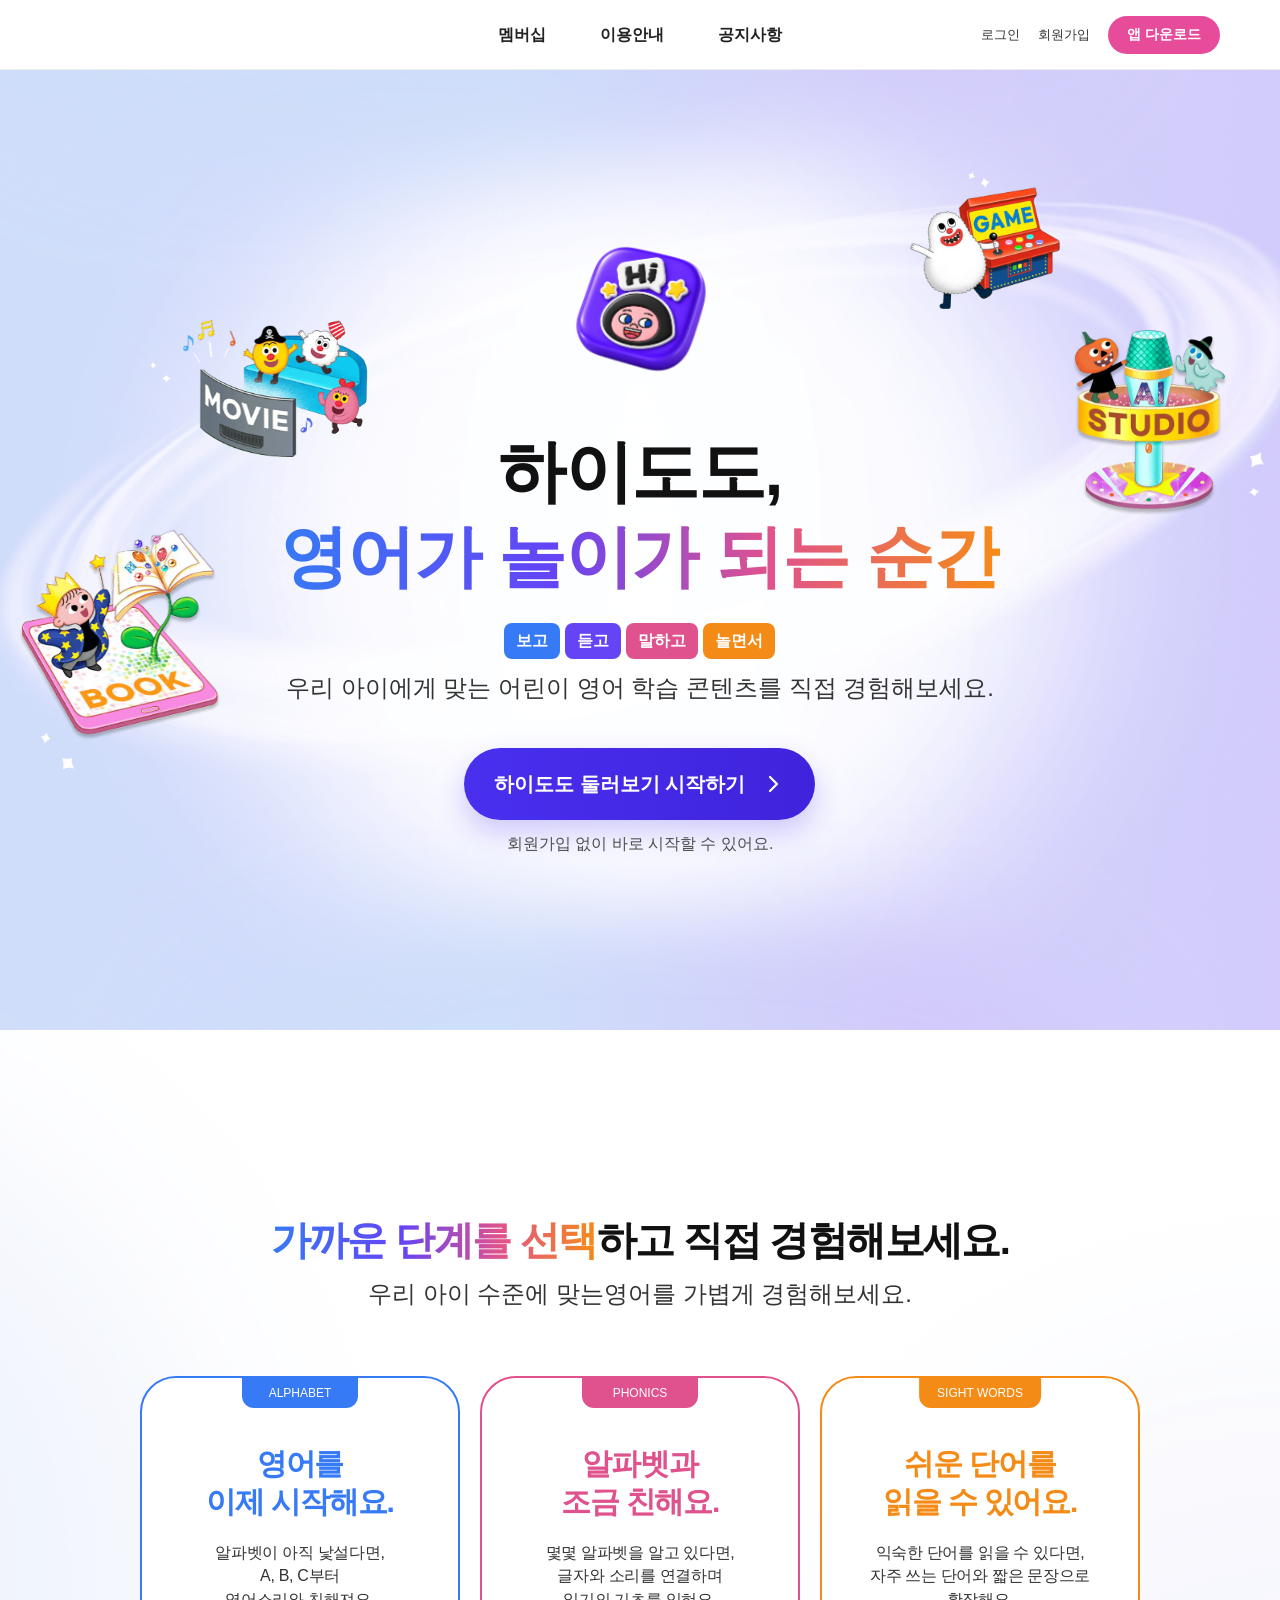
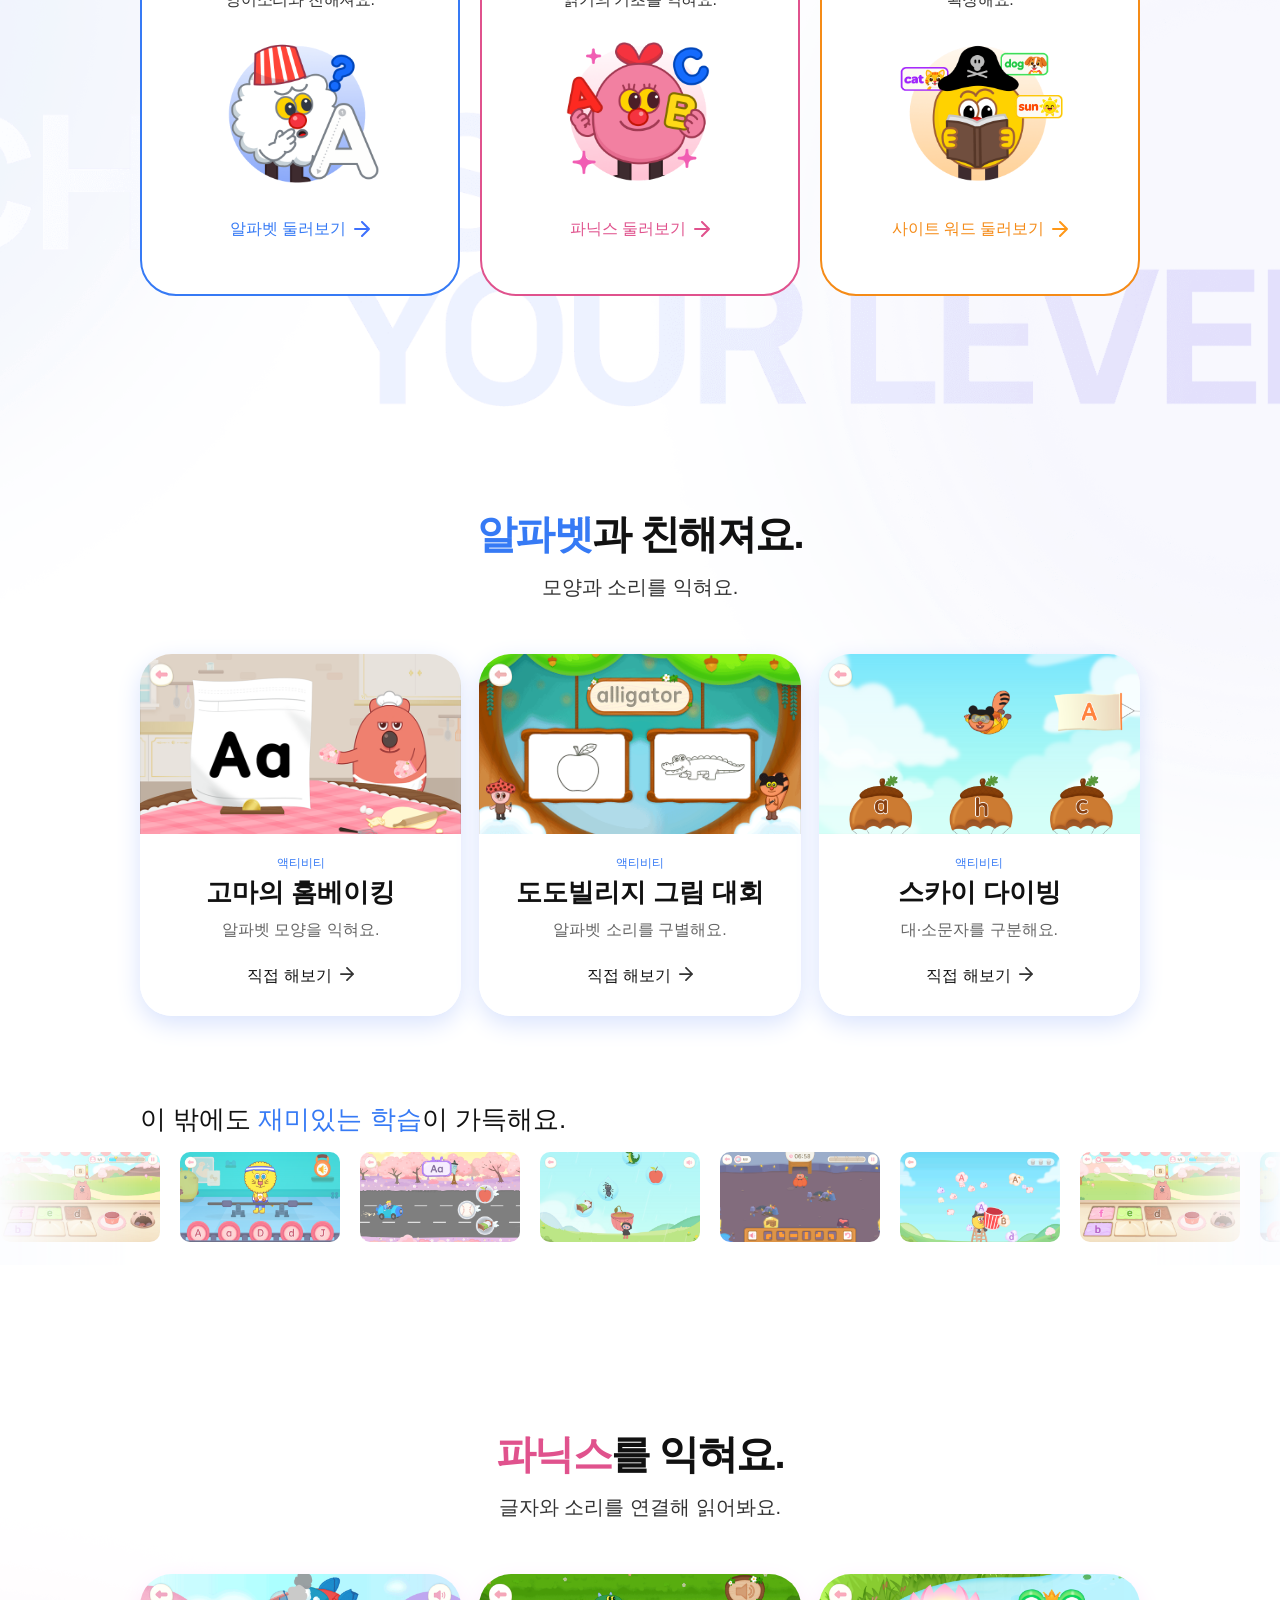
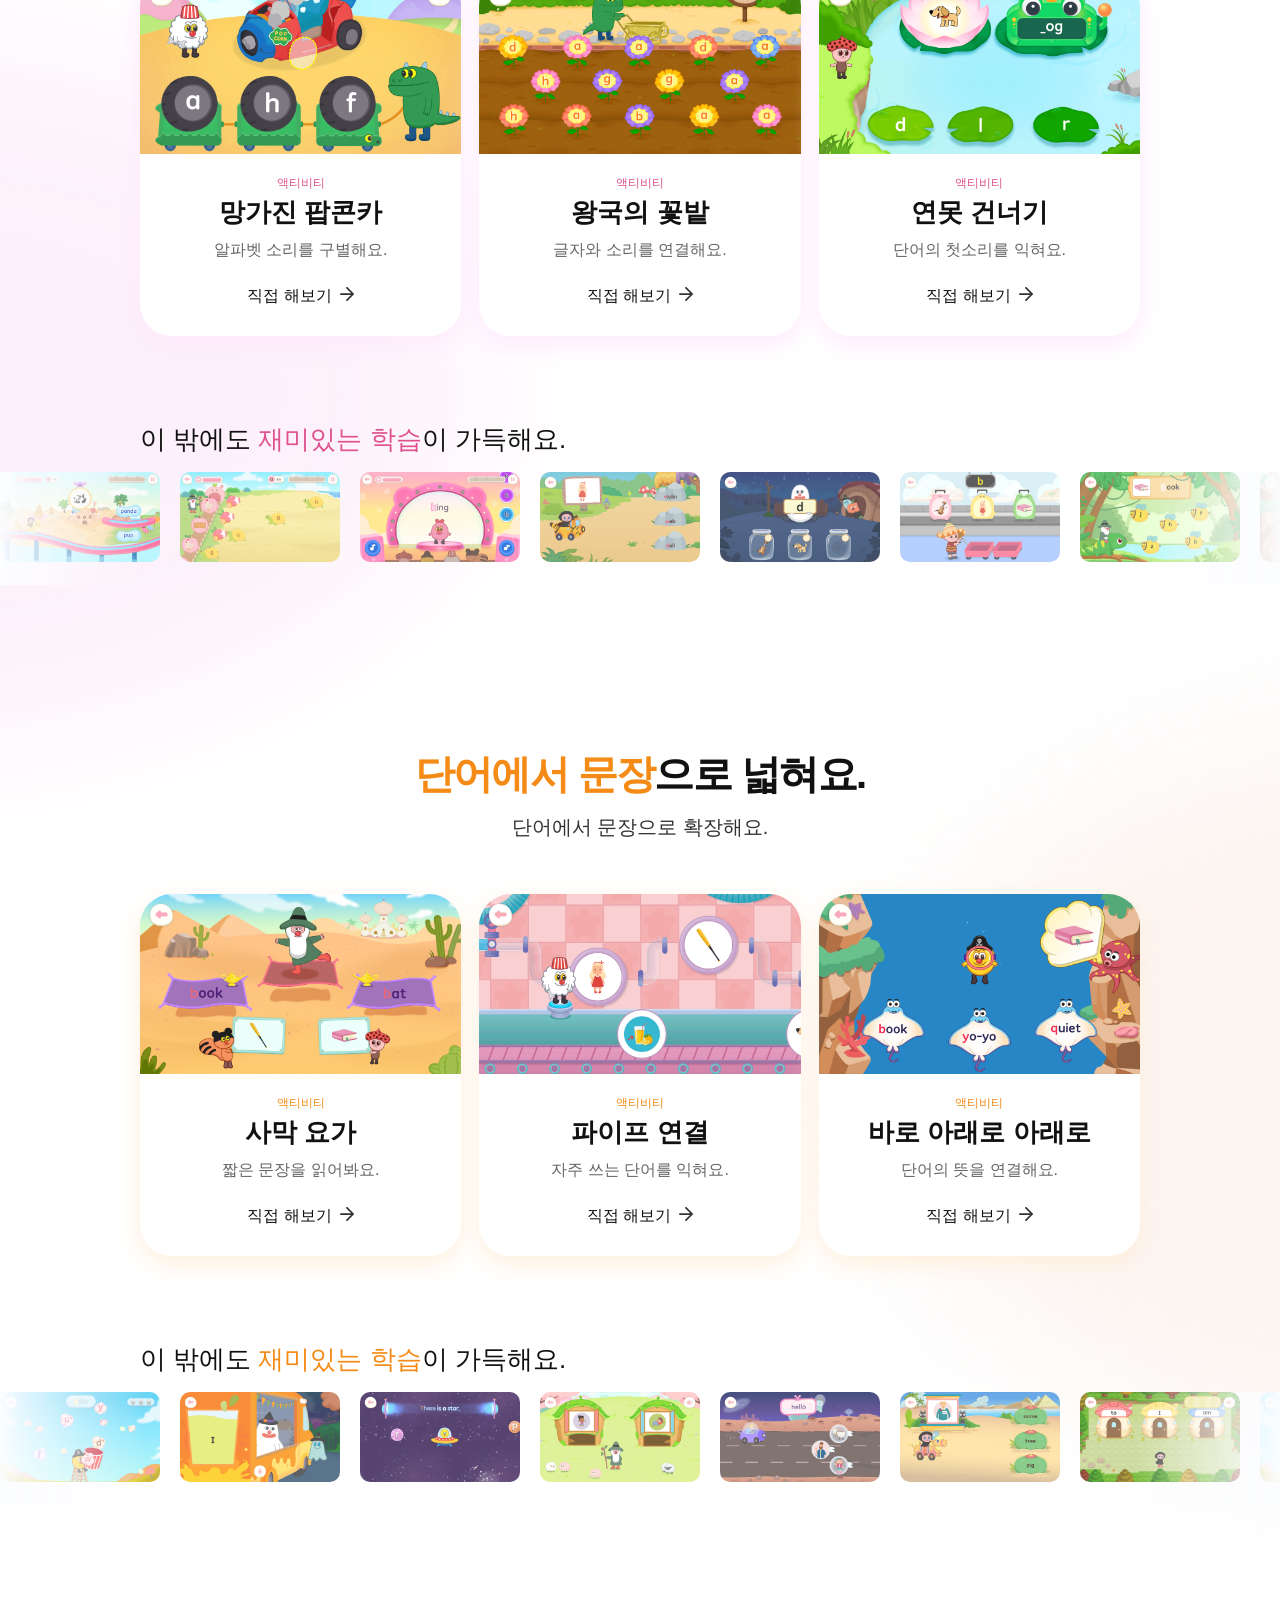
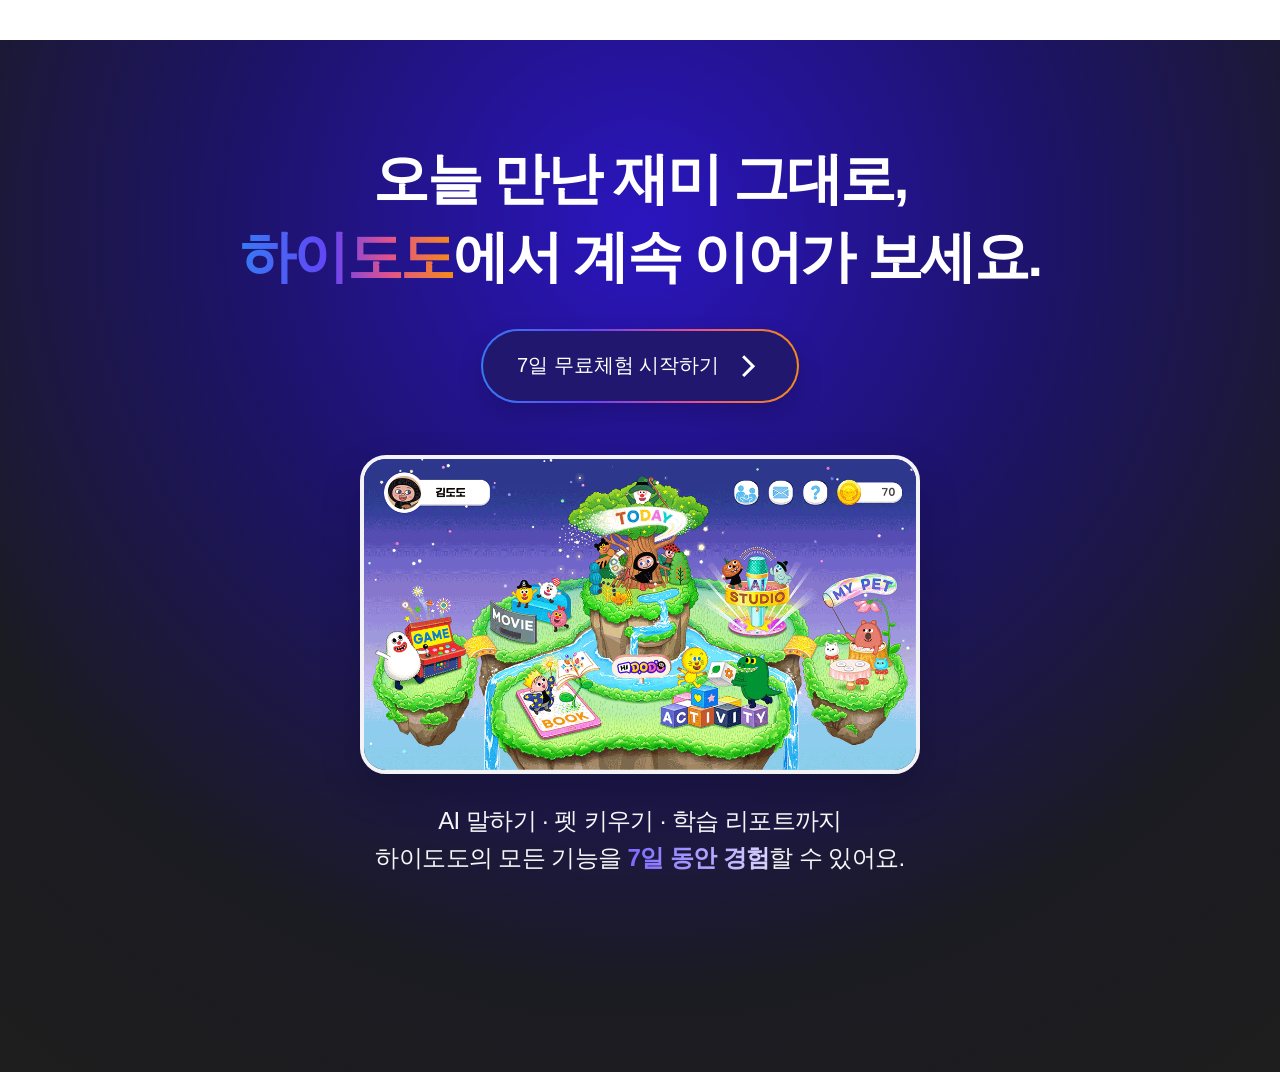
<file: index.html>
<!doctype html>
<html lang="ko">
  <head>
    <meta charset="UTF-8" />
    <meta name="viewport" content="width=device-width, initial-scale=1.0" />
    <title>하이도도 영어 체험 | 놀이처럼 배우는 어린이 영어</title>
    <meta
      name="description"
      content="보고, 듣고, 말하고, 놀면서 배우는 하이도도 어린이 영어 학습 콘텐츠를 회원가입 없이 직접 체험해보세요."
    />
    <meta name="robots" content="index, follow" />
    <!-- 나중에 실제 url로 변경하기 -->
    <link rel="canonical" href="https://gohidodo.com/trial/" />
    <link
      rel="stylesheet"
      href="https://cdnjs.cloudflare.com/ajax/libs/animate.css/4.1.1/animate.min.css"
    />
    <meta
      name="keywords"
      content="하이도도, 하이도도 영어, 어린이 영어, 영어 체험, 영어 학습, 알파벳 학습, 파닉스 학습, 영어 단어 학습"
    />

    <meta property="og:title" content="하이도도 영어 체험" />
    <meta
      property="og:description"
      content="놀이처럼 재미있게 시작하는 하이도도 영어 학습을 체험해보세요."
    />
    <meta property="og:type" content="website" />
    <meta property="og:url" content="실제 페이지 주소" />
    <meta
      property="og:image"
      content="https://gohidodo.com/images/event/2ndEvent/rectify/hero-dodo.webp"
    />

    <link
      rel="stylesheet"
      href="https://hangeul.pstatic.net/hangeul_static/css/nanum-square-neo.css"
    />

    <link rel="stylesheet" href="./css/style.css" />
    <link rel="stylesheet" href="./css/unity-canvas.css" />
    <script src="./js/main.js" defer></script>
    <script src="./js/animation.js" defer></script>
    <script src="./js/playing-experience.js"></script>
  </head>

  <body>
    <!-- 나중에 삭제할 예정 -->
    <global-nav-bar></global-nav-bar>
    <global-nav-bar-mo></global-nav-bar-mo>

    <!-- ==============================
        Main
      =============================== -->
    <main id="main-content">
      <!-- ==============================
        hero
      =============================== -->
      <section
        class="hero"
        aria-labelledby="hero-title"
        aria-describedby="hero-description"
      >
        <div class="hero__wrap hero__stage">
          <!-- ==============================
        Decorative Background
      =============================== -->
          <div class="hero__visual">
            <div class="hero__visual--movie" aria-hidden="true">
              <img
                src="./images/activity_movie.png"
                class="js-hero-animation"
                data-animation="animate__fadeIn"
                data-delay="900"
                alt=""
              />
            </div>

            <div class="hero__visual--book" aria-hidden="true">
              <img
                src="./images/activity_book.png"
                class="js-hero-animation"
                data-animation="animate__fadeIn"
                data-delay="1100"
                alt=""
              />
            </div>

            <div class="hero__visual--game" aria-hidden="true">
              <img
                src="./images/activity_game.png"
                class="js-hero-animation"
                data-animation="animate__fadeIn"
                data-delay="1500"
                alt=""
              />
            </div>

            <div class="hero__visual--studio" aria-hidden="true">
              <img
                src="./images/activity_studio.png"
                class="js-hero-animation"
                data-animation="animate__fadeIn"
                data-delay="1300"
                alt=""
              />
            </div>
          </div>

          <!-- ==============================
        Main Content
      =============================== -->
          <div class="hero__inner">
            <div
              class="hero__brand js-hero-animation"
              data-animation="animate__rubberBand"
              data-delay="0"
              aria-hidden="true"
            >
              <img
                src="./images/hidodo_app.png"
                class="hero__logo"
                alt=""
                width="210"
                height="210"
                fetchpriority="high"
              />
            </div>

            <!-- SEO / 접근성용 실제 제목 -->
            <h1 class="blind" id="hero-title">
              하이도도, 영어가 놀이가 되는 순간
            </h1>

            <!-- PC용 애니메이션 제목 -->
            <div class="hero__title pc-only" aria-hidden="true">
              <span
                class="hero__title-main js-hero-animation"
                data-animation="animate__fadeInUp"
                data-delay="400"
              >
                하이도도,
              </span>
              <span
                class="hero__title-gradient js-hero-animation"
                data-animation="animate__fadeInUp"
                data-delay="450"
              >
                영어가 놀이가 되는 순간
              </span>
            </div>

            <!-- 모바일용 애니메이션 제목 -->
            <div class="hero__title mo-only" aria-hidden="true">
              <span
                class="hero__title-main js-hero-animation"
                data-animation="animate__fadeInUp"
                data-delay="400"
              >
                하이도도,
              </span>
              <span
                class="hero__title-gradient js-hero-animation"
                data-animation="animate__fadeInUp"
                data-delay="450"
              >
                영어가 놀이가
              </span>
              <span
                class="hero__title-gradient js-hero-animation"
                data-animation="animate__fadeInUp"
                data-delay="500"
              >
                되는 순간
              </span>
            </div>

            <ul class="hero__keywords" aria-label="하이도도 영어 학습 특징">
              <li
                class="hero__keyword js-hero-animation"
                data-animation="animate__flipInX"
                data-delay="900"
              >
                보고
              </li>

              <li
                class="hero__keyword purple js-hero-animation"
                data-animation="animate__flipInX"
                data-delay="950"
              >
                듣고
              </li>

              <li
                class="hero__keyword pink js-hero-animation"
                data-animation="animate__flipInX"
                data-delay="1000"
              >
                말하고
              </li>

              <li
                class="hero__keyword orange js-hero-animation"
                data-animation="animate__flipInX"
                data-delay="1050"
              >
                놀면서
              </li>
            </ul>

            <p
              class="hero__description js-hero-animation"
              id="hero-description"
              data-animation="animate__fadeInUp"
              data-delay="1050"
            >
              우리 아이에게 맞는 <br class="mo-only" />어린이 영어 학습 콘텐츠를
              직접 경험해보세요.
            </p>

            <a
              href="#level"
              class="hero__cta js-hero-animation"
              data-animation="animate__flipInX"
              data-delay="1300"
            >
              <span> 하이도도 둘러보기 시작하기 </span>

              <svg
                class="hero__cta-icon"
                viewBox="0 0 24 24"
                aria-hidden="true"
                focusable="false"
              >
                <path d="M9 5l7 7-7 7" />
              </svg>
            </a>

            <p
              class="hero__caption bottom-banner__text js-hero-animation"
              data-animation="animate__fadeInUp"
              data-delay="1400"
            >
              회원가입 없이 바로 시작할 수 있어요.
            </p>
          </div>
        </div>
      </section>

      <!-- ==============================
        Level
      =============================== -->
      <section class="level" id="level">
        <div class="level__inner">
          <div class="level__header">
            <h2 class="level__title">
              <span>가까운 단계를 선택</span>하고 <br class="mo-only" />직접
              경험해보세요.
            </h2>

            <p class="level__description">
              우리 아이 수준에 맞는<br class="mo-only" />영어를 가볍게
              경험해보세요.
            </p>
          </div>

          <ul class="level__list">
            <li class="level__item level__item--alphabet">
              <a href="#alphabet" class="level-card">
                <span class="level-card__label">ALPHABET</span>

                <h3 class="level-card__title">
                  영어를<br class="pc-only" />
                  이제 시작해요.
                </h3>

                <p class="level-card__description">
                  알파벳이 아직 낯설다면,<br />
                  A, B, C부터 <br class="pc-only" />영어소리와 친해져요.
                </p>

                <div class="level-card__image">
                  <object
                    class="level-card__motion"
                    type="image/svg+xml"
                    data="./images/alphabet.svg"
                    aria-label="알파벳 캐릭터"
                  ></object>

                  <img
                    class="level-card__final"
                    src="./images/level-alphabet.png"
                    alt="알파벳 캐릭터"
                  />
                </div>

                <span class="level-card__link">
                  알파벳 둘러보기
                  <span aria-hidden="true">
                    <img src="./images/arrow.svg" alt="" />
                  </span>
                </span>
              </a>
            </li>

            <li class="level__item level__item--phonics" data-target="phonics">
              <a href="#phonics" class="level-card">
                <span class="level-card__label">PHONICS</span>

                <h3 class="level-card__title">
                  알파벳과<br class="pc-only" />
                  조금 친해요.
                </h3>

                <p class="level-card__description">
                  몇몇 알파벳을 알고 있다면,<br />
                  글자와 소리를 연결하며<br class="pc-only" />
                  읽기의 기초를 익혀요.
                </p>

                <div class="level-card__image">
                  <object
                    class="level-card__motion"
                    type="image/svg+xml"
                    data="./images/phonics.svg"
                    aria-label="파닉스 캐릭터"
                  ></object>
                  <img
                    class="level-card__final"
                    src="./images/level-phonics.png"
                    alt="파닉스 캐릭터"
                  />
                </div>

                <span class="level-card__link">
                  파닉스 둘러보기
                  <span aria-hidden="true">
                    <img src="./images/arrow_pink.svg" alt="" />
                  </span>
                </span>
              </a>
            </li>

            <li class="level__item level__item--words" data-target="words">
              <a href="#words" class="level-card">
                <span class="level-card__label">SIGHT WORDS</span>

                <h3 class="level-card__title">
                  쉬운 단어를<br class="pc-only" />
                  읽을 수 있어요.
                </h3>

                <p class="level-card__description">
                  익숙한 단어를 읽을 수 있다면,<br />
                  자주 쓰는 단어와 짧은 문장으로 <br class="pc-only" />
                  확장해요.
                </p>

                <div class="level-card__image">
                  <object
                    class="level-card__motion"
                    type="image/svg+xml"
                    data="./images/word.svg"
                    aria-label="파닉스 캐릭터"
                  ></object>
                  <img
                    class="level-card__final"
                    src="./images/level-words.png"
                    alt="파닉스 캐릭터"
                  />
                </div>

                <span class="level-card__link">
                  사이트 워드 둘러보기
                  <span aria-hidden="true">
                    <img src="./images/arrow_orange.svg" alt="" />
                  </span>
                </span>
              </a>
            </li>
          </ul>
        </div>
      </section>

      <!-- ==============================
        trial-content
      =============================== -->
      <section class="trial-content" aria-labelledby="trial-content-title">
        <h2 id="trial-content-title" class="blind">
          하이도도 수준별 영어 학습 체험
        </h2>

        <!-- Alphabet -->
        <section
          class="experience"
          id="alphabet"
          aria-labelledby="alphabet-title"
        >
          <div class="experience__inner">
            <header class="experience__header">
              <h3 class="experience__title" id="alphabet-title">
                <span class="blue">알파벳</span>과 친해져요.
              </h3>

              <p class="experience__description">모양과 소리를 익혀요.</p>
            </header>

            <ul class="experience__cards">
              <li>
                <article class="learning-card blue-shadow">
                  <div class="learning-card__thumbnail">
                    <img
                      class="learning-card__image"
                      src="./images/alphabet-baking.png"
                      data-static="./images/alphabet-baking.png"
                      data-gif="./images/alphabet-baking.gif"
                      alt="고마의 홈베이킹 활동 미리보기"
                    />
                  </div>

                  <!-- 아래 영역만 클릭 가능 -->
                  <button
                    type="button"
                    class="learning-card__content"
                    data-url="https://experience.dodonfriends.com/course1/homebaking/"
                    onclick="openExperience(this.dataset.url)"
                  >
                    <span class="learning-card__category"> 액티비티 </span>

                    <strong class="learning-card__title">
                      고마의 홈베이킹
                    </strong>

                    <span class="learning-card__description">
                      알파벳 모양을 익혀요.
                    </span>

                    <span class="learning-card__link">
                      직접 해보기

                      <img
                        src="./images/arrow_black.svg"
                        alt=""
                        aria-hidden="true"
                      />
                    </span>
                  </button>
                </article>
              </li>
              <li>
                <article class="learning-card blue-shadow">
                  <div class="learning-card__thumbnail">
                    <img
                      class="learning-card__image"
                      src="./images/dodo-village.png"
                      data-static="./images/dodo-village.png"
                      data-gif="./images/dodo-village.gif"
                      alt="도도빌리지 그림 대회 활동 미리보기"
                    />
                  </div>

                  <!-- 아래 영역만 클릭 가능 -->
                  <button
                    type="button"
                    class="learning-card__content"
                    data-url="https://experience.dodonfriends.com/course1/paint/"
                    onclick="openExperience(this.dataset.url)"
                  >
                    <span class="learning-card__category"> 액티비티 </span>

                    <strong class="learning-card__title">
                      도도빌리지 그림 대회
                    </strong>

                    <span class="learning-card__description">
                      알파벳 소리를 구별해요.
                    </span>

                    <span class="learning-card__link">
                      직접 해보기

                      <img
                        src="./images/arrow_black.svg"
                        alt=""
                        aria-hidden="true"
                      />
                    </span>
                  </button>
                </article>
              </li>
              <li>
                <article class="learning-card blue-shadow">
                  <div class="learning-card__thumbnail">
                    <img
                      class="learning-card__image"
                      src="./images/sky-diving.png"
                      data-static="./images/sky-diving.png"
                      data-gif="./images/sky-diving.gif"
                      alt="스카이 다이빙 활동 미리보기"
                    />
                  </div>

                  <!-- 아래 영역만 클릭 가능 -->
                  <button
                    type="button"
                    class="learning-card__content"
                    data-url="https://experience.dodonfriends.com/course1/skydiving/"
                    onclick="openExperience(this.dataset.url)"
                  >
                    <span class="learning-card__category"> 액티비티 </span>

                    <strong class="learning-card__title"> 스카이 다이빙 </strong>

                    <span class="learning-card__description">
                      대·소문자를 구분해요.
                    </span>

                    <span class="learning-card__link">
                      직접 해보기

                      <img
                        src="./images/arrow_black.svg"
                        alt=""
                        aria-hidden="true"
                      />
                    </span>
                  </button>
                </article>
              </li>
            </ul>

            <div class="experience__more">
              <p class="experience__more-title">
                이 밖에도 <span class="blue">재미있는 학습</span>이 가득해요.
              </p>
            </div>
          </div>

          <div class="experience__rail">
            <div class="experience__rail-track">
              <div class="experience__rail-set">
                <img
                  src="./images/thumb-01.png"
                  data-gif="./images/thumb-01.png"
                  alt=""
                />
                <img
                  src="./images/thumb-02.png"
                  data-gif="./images/thumb-02.png"
                  alt=""
                />
                <img
                  src="./images/thumb-03.png"
                  data-gif="./images/thumb-03.png"
                  alt=""
                />
                <img
                  src="./images/thumb-04.png"
                  data-gif="./images/thumb-04.png"
                  alt=""
                />
                <img
                  src="./images/thumb-06.png"
                  data-gif="./images/thumb-06.png"
                  alt=""
                />
                <img
                  src="./images/thumb-07.png"
                  data-gif="./images/thumb-07.png"
                  alt=""
                />

                <img
                  src="./images/thumb-01.png"
                  data-gif="./images/thumb-01.png"
                  alt=""
                />
                <img
                  src="./images/thumb-02.png"
                  data-gif="./images/thumb-02.png"
                  alt=""
                />
                <img
                  src="./images/thumb-03.png"
                  data-gif="./images/thumb-03.png"
                  alt=""
                />
                <img
                  src="./images/thumb-04.png"
                  data-gif="./images/thumb-04.png"
                  alt=""
                />
                <img
                  src="./images/thumb-06.png"
                  data-gif="./images/thumb-06.png"
                  alt=""
                />
                <img
                  src="./images/thumb-07.png"
                  data-gif="./images/thumb-07.png"
                  alt=""
                />
              </div>

              <div class="experience__rail-set second-line">
                <img
                  src="./images/thumb-01.png"
                  data-gif="./images/thumb-01.png"
                  alt=""
                />
                <img
                  src="./images/thumb-02.png"
                  data-gif="./images/thumb-02.png"
                  alt=""
                />
                <img
                  src="./images/thumb-03.png"
                  data-gif="./images/thumb-03.png"
                  alt=""
                />
                <img
                  src="./images/thumb-04.png"
                  data-gif="./images/thumb-04.png"
                  alt=""
                />
                <img
                  src="./images/thumb-06.png"
                  data-gif="./images/thumb-06.png"
                  alt=""
                />
                <img
                  src="./images/thumb-07.png"
                  data-gif="./images/thumb-07.png"
                  alt=""
                />

                <img
                  src="./images/thumb-01.png"
                  data-gif="./images/thumb-01.png"
                  alt=""
                />
                <img
                  src="./images/thumb-02.png"
                  data-gif="./images/thumb-02.png"
                  alt=""
                />
                <img
                  src="./images/thumb-03.png"
                  data-gif="./images/thumb-03.png"
                  alt=""
                />
                <img
                  src="./images/thumb-04.png"
                  data-gif="./images/thumb-04.png"
                  alt=""
                />
                <img
                  src="./images/thumb-06.png"
                  data-gif="./images/thumb-06.png"
                  alt=""
                />
                <img
                  src="./images/thumb-07.png"
                  data-gif="./images/thumb-07.png"
                  alt=""
                />
              </div>
            </div>
          </div>
        </section>

        <!-- Phonics -->
        <section
          class="experience"
          id="phonics"
          aria-labelledby="phonics-title"
        >
          <div class="experience__inner">
            <header class="experience__header">
              <h3 class="experience__title" id="phonics-title">
                <span class="pink">파닉스</span>를 익혀요.
              </h3>

              <p class="experience__description">
                글자와 소리를 연결해 읽어봐요.
              </p>
            </header>

            <ul class="experience__cards">
              <li>
                <article class="learning-card pink-shadow">
                  <div class="learning-card__thumbnail">
                    <img
                      class="learning-card__image"
                      src="./images/phonics-broken_popcorn_car.png"
                      data-static="./images/phonics-broken_popcorn_car.png"
                      data-gif="./images/phonics-broken_popcorn_car.gif"
                      alt="망가진 팝콘카 활동 미리보기"
                    />
                  </div>

                  <!-- 아래 영역만 클릭 가능 -->
                  <button
                    type="button"
                    class="learning-card__content"
                    data-url="https://experience.dodonfriends.com/course1/popcorncar/"
                    onclick="openExperience(this.dataset.url)"
                  >
                    <span class="learning-card__category learning-card__pink">
                      액티비티
                    </span>

                    <strong class="learning-card__title">
                      망가진 팝콘카
                    </strong>

                    <span class="learning-card__description">
                      알파벳 소리를 구별해요.
                    </span>

                    <span class="learning-card__link">
                      직접 해보기

                      <img
                        src="./images/arrow_black.svg"
                        alt=""
                        aria-hidden="true"
                      />
                    </span>
                  </button>
                </article>
              </li>
              <li>
                <article class="learning-card pink-shadow">
                  <div class="learning-card__thumbnail">
                    <img
                      class="learning-card__image"
                      src="./images/phonics-kingdoms-flower-garden.png"
                      data-static="./images/phonics-kingdoms-flower-garden.png"
                      data-gif="./images/phonics-kingdoms-flower-garden.gif"
                      alt="왕국의 꽃밭 활동 미리보기"
                    />
                  </div>

                  <!-- 아래 영역만 클릭 가능 -->
                  <button
                    type="button"
                    class="learning-card__content"
                    data-url="https://experience.dodonfriends.com/course1/flowergarden/"
                    onclick="openExperience(this.dataset.url)"
                  >
                    <span class="learning-card__category learning-card__pink">
                      액티비티
                    </span>

                    <strong class="learning-card__title"> 왕국의 꽃밭 </strong>

                    <span class="learning-card__description">
                      글자와 소리를 연결해요.
                    </span>

                    <span class="learning-card__link">
                      직접 해보기

                      <img
                        src="./images/arrow_black.svg"
                        alt=""
                        aria-hidden="true"
                      />
                    </span>
                  </button>
                </article>
              </li>
              <li>
                <article class="learning-card pink-shadow">
                  <div class="learning-card__thumbnail">
                    <img
                      class="learning-card__image"
                      src="./images/pond.png"
                      data-static="./images/pond.png"
                      data-gif="./images/pond.gif"
                      alt="연못 건너기 활동 미리보기"
                    />
                  </div>

                  <!-- 아래 영역만 클릭 가능 -->
                  <button
                    type="button"
                    class="learning-card__content"
                    data-url="https://experience.dodonfriends.com/course2/pond/"
                    onclick="openExperience(this.dataset.url)"
                  >
                    <span class="learning-card__category learning-card__pink">
                      액티비티
                    </span>

                    <strong class="learning-card__title"> 연못 건너기 </strong>

                    <span class="learning-card__description">
                      단어의 첫소리를 익혀요.
                    </span>

                    <span class="learning-card__link">
                      직접 해보기

                      <img
                        src="./images/arrow_black.svg"
                        alt=""
                        aria-hidden="true"
                      />
                    </span>
                  </button>
                </article>
              </li>
            </ul>

            <div class="experience__more">
              <p class="experience__more-title">
                이 밖에도 <span class="pink">재미있는 학습</span>이 가득해요.
              </p>
            </div>
          </div>

          <div class="experience__rail" aria-hidden="true">
            <div class="experience__rail-track">
              <div class="experience__rail-set">
                <img
                  src="./images/phonics-thurmnail-01.png"
                  data-gif="./images/phonics-thurmnail-01.png"
                  alt=""
                />
                <img
                  src="./images/phonics-thurmnail-02.png"
                  data-gif="./images/phonics-thurmnail-02.png"
                  alt=""
                />
                <img
                  src="./images/phonics-thurmnail-03.png"
                  data-gif="./images/phonics-thurmnail-03.png"
                  alt=""
                />
                <img
                  src="./images/phonics-thurmnail-04.png"
                  data-gif="./images/phonics-thurmnail-04.png"
                  alt=""
                />
                <img
                  src="./images/phonics-thurmnail-05.png"
                  data-gif="./images/phonics-thurmnail-05.png"
                  alt=""
                />
                <img
                  src="./images/phonics-thurmnail-06.png"
                  data-gif="./images/phonics-thurmnail-06.png"
                  alt=""
                />
                <img
                  src="./images/phonics-thurmnail-07.png"
                  data-gif="./images/phonics-thurmnail-07.png"
                  alt=""
                />
                <img
                  src="./images/phonics-thurmnail-08.png"
                  data-gif="./images/phonics-thurmnail-08.png"
                  alt=""
                />
                <img
                  src="./images/phonics-thurmnail-09.png"
                  data-gif="./images/phonics-thurmnail-09.png"
                  alt=""
                />
                <img
                  src="./images/phonics-thurmnail-10.png"
                  data-gif="./images/phonics-thurmnail-10.png"
                  alt=""
                />

                <img
                  src="./images/phonics-thurmnail-01.png"
                  data-gif="./images/phonics-thurmnail-01.png"
                  alt=""
                />
                <img
                  src="./images/phonics-thurmnail-02.png"
                  data-gif="./images/phonics-thurmnail-02.png"
                  alt=""
                />
                <img
                  src="./images/phonics-thurmnail-03.png"
                  data-gif="./images/phonics-thurmnail-03.png"
                  alt=""
                />
                <img
                  src="./images/phonics-thurmnail-04.png"
                  data-gif="./images/phonics-thurmnail-04.png"
                  alt=""
                />
                <img
                  src="./images/phonics-thurmnail-05.png"
                  data-gif="./images/phonics-thurmnail-05.png"
                  alt=""
                />
                <img
                  src="./images/phonics-thurmnail-06.png"
                  data-gif="./images/phonics-thurmnail-06.png"
                  alt=""
                />
                <img
                  src="./images/phonics-thurmnail-07.png"
                  data-gif="./images/phonics-thurmnail-07.png"
                  alt=""
                />
                <img
                  src="./images/phonics-thurmnail-08.png"
                  data-gif="./images/phonics-thurmnail-08.png"
                  alt=""
                />
                <img
                  src="./images/phonics-thurmnail-09.png"
                  data-gif="./images/phonics-thurmnail-09.png"
                  alt=""
                />
                <img
                  src="./images/phonics-thurmnail-10.png"
                  data-gif="./images/phonics-thurmnail-10.png"
                  alt=""
                />
              </div>
              <div class="experience__rail-set second-line">
                <img
                  src="./images/phonics-thurmnail-01.png"
                  data-gif="./images/phonics-thurmnail-01.png"
                  alt=""
                />
                <img
                  src="./images/phonics-thurmnail-02.png"
                  data-gif="./images/phonics-thurmnail-02.png"
                  alt=""
                />
                <img
                  src="./images/phonics-thurmnail-03.png"
                  data-gif="./images/phonics-thurmnail-03.png"
                  alt=""
                />
                <img
                  src="./images/phonics-thurmnail-04.png"
                  data-gif="./images/phonics-thurmnail-04.png"
                  alt=""
                />
                <img
                  src="./images/phonics-thurmnail-05.png"
                  data-gif="./images/phonics-thurmnail-05.png"
                  alt=""
                />
                <img
                  src="./images/phonics-thurmnail-06.png"
                  data-gif="./images/phonics-thurmnail-06.png"
                  alt=""
                />
                <img
                  src="./images/phonics-thurmnail-07.png"
                  data-gif="./images/phonics-thurmnail-07.png"
                  alt=""
                />
                <img
                  src="./images/phonics-thurmnail-08.png"
                  data-gif="./images/phonics-thurmnail-08.png"
                  alt=""
                />
                <img
                  src="./images/phonics-thurmnail-09.png"
                  data-gif="./images/phonics-thurmnail-09.png"
                  alt=""
                />
                <img
                  src="./images/phonics-thurmnail-10.png"
                  data-gif="./images/phonics-thurmnail-10.png"
                  alt=""
                />

                <img
                  src="./images/phonics-thurmnail-01.png"
                  data-gif="./images/phonics-thurmnail-01.png"
                  alt=""
                />
                <img
                  src="./images/phonics-thurmnail-02.png"
                  data-gif="./images/phonics-thurmnail-02.png"
                  alt=""
                />
                <img
                  src="./images/phonics-thurmnail-03.png"
                  data-gif="./images/phonics-thurmnail-03.png"
                  alt=""
                />
                <img
                  src="./images/phonics-thurmnail-04.png"
                  data-gif="./images/phonics-thurmnail-04.png"
                  alt=""
                />
                <img
                  src="./images/phonics-thurmnail-05.png"
                  data-gif="./images/phonics-thurmnail-05.png"
                  alt=""
                />
                <img
                  src="./images/phonics-thurmnail-06.png"
                  data-gif="./images/phonics-thurmnail-06.png"
                  alt=""
                />
                <img
                  src="./images/phonics-thurmnail-07.png"
                  data-gif="./images/phonics-thurmnail-07.png"
                  alt=""
                />
                <img
                  src="./images/phonics-thurmnail-08.png"
                  data-gif="./images/phonics-thurmnail-08.png"
                  alt=""
                />
                <img
                  src="./images/phonics-thurmnail-09.png"
                  data-gif="./images/phonics-thurmnail-09.png"
                  alt=""
                />
                <img
                  src="./images/phonics-thurmnail-10.png"
                  data-gif="./images/phonics-thurmnail-10.png"
                  alt=""
                />
              </div>
            </div>
          </div>
        </section>

        <!-- Word -->
        <section class="experience" id="words" aria-labelledby="words-title">
          <div class="experience__inner">
            <header class="experience__header">
              <h3 class="experience__title" id="words-title">
                <span class="orange">단어에서 문장</span>으로 넓혀요.
              </h3>

              <p class="experience__description">단어에서 문장으로 확장해요.</p>
            </header>

            <ul class="experience__cards">
              <li>
                <article class="learning-card orange-shadow">
                  <div class="learning-card__thumbnail">
                    <img
                      class="learning-card__image"
                      src="./images/word_desert_yoga.png"
                      data-static="./images/word_desert_yoga.png"
                      data-gif="./images/word_desert_yoga.gif"
                      alt="사막 요가 활동 미리보기"
                    />
                  </div>

                  <!-- 아래 영역만 클릭 가능 -->
                  <button
                    type="button"
                    class="learning-card__content"
                    data-url="https://experience.dodonfriends.com/course2/desertyoga"
                    onclick="openExperience(this.dataset.url)"
                  >
                    <span class="learning-card__category learning-card__orange">
                      액티비티
                    </span>

                    <strong class="learning-card__title"> 사막 요가 </strong>

                    <span class="learning-card__description">
                      짧은 문장을 읽어봐요.
                    </span>

                    <span class="learning-card__link">
                      직접 해보기

                      <img
                        src="./images/arrow_black.svg"
                        alt=""
                        aria-hidden="true"
                      />
                    </span>
                  </button>
                </article>
              </li>
              <li>
                <article class="learning-card orange-shadow">
                  <div class="learning-card__thumbnail">
                    <img
                      class="learning-card__image"
                      src="./images/pipe_connection.png"
                      data-static="./images/pipe_connection.png"
                      data-gif="./images/pipe_connection.gif"
                      alt="파이프 연결 활동 미리보기"
                    />
                  </div>

                  <!-- 아래 영역만 클릭 가능 -->
                  <button
                    type="button"
                    class="learning-card__content"
                    data-url="https://experience.dodonfriends.com/course2/pipes"
                    onclick="openExperience(this.dataset.url)"
                  >
                    <span class="learning-card__category learning-card__orange">
                      액티비티
                    </span>

                    <strong class="learning-card__title"> 파이프 연결 </strong>

                    <span class="learning-card__description">
                      자주 쓰는 단어를 익혀요.
                    </span>

                    <span class="learning-card__link">
                      직접 해보기

                      <img
                        src="./images/arrow_black.svg"
                        alt=""
                        aria-hidden="true"
                      />
                    </span>
                  </button>
                </article>
              </li>
              <li>
                <article class="learning-card orange-shadow">
                  <div class="learning-card__thumbnail">
                    <img
                      class="learning-card__image"
                      src="./images/barodowndown.png"
                      data-static="./images/barodowndown.png"
                      data-gif="./images/barodowndown.gif"
                      alt="바로 아래로 아래로 활동 미리보기"
                    />
                  </div>

                  <!-- 아래 영역만 클릭 가능 -->
                  <button
                    type="button"
                    class="learning-card__content"
                    data-url="https://experience.dodonfriends.com/course2/barodowndown/"
                    onclick="openExperience(this.dataset.url)"
                  >
                    <span class="learning-card__category learning-card__orange">
                      액티비티</span
                    >

                    <strong class="learning-card__title">
                      바로 아래로 아래로 
                    </strong>

                    <span class="learning-card__description">
                      단어의 뜻을 연결해요.
                    </span>

                    <span class="learning-card__link">
                      직접 해보기

                      <img
                        src="./images/arrow_black.svg"
                        alt=""
                        aria-hidden="true"
                      />
                    </span>
                  </button>
                </article>
              </li>
            </ul>

            <div class="experience__more">
              <p class="experience__more-title">
                이 밖에도 <span class="orange">재미있는 학습</span>이 가득해요.
              </p>
            </div>
          </div>

          <div class="experience__rail" aria-hidden="true">
            <div class="experience__rail-track">
              <div class="experience__rail-set">
                <img
                  src="./images/word-thurmnail-01.png"
                  data-gif="./images/word-thurmnail-01.png"
                  alt=""
                />
                <img
                  src="./images/word-thurmnail-02.png"
                  data-gif="./images/word-thurmnail-02.png"
                  alt=""
                />
                <img
                  src="./images/word-thurmnail-03.png"
                  data-gif="./images/word-thurmnail-03.png"
                  alt=""
                />
                <img
                  src="./images/word-thurmnail-04.png"
                  data-gif="./images/word-thurmnail-04.png"
                  alt=""
                />
                <img
                  src="./images/word-thurmnail-05.png"
                  data-gif="./images/word-thurmnail-05.png"
                  alt=""
                />
                <img
                  src="./images/word-thurmnail-06.png"
                  data-gif="./images/word-thurmnail-06.png"
                  alt=""
                />
                <img
                  src="./images/word-thurmnail-07.png"
                  data-gif="./images/word-thurmnail-07.png"
                  alt=""
                />

                <img
                  src="./images/word-thurmnail-01.png"
                  data-gif="./images/word-thurmnail-01.png"
                  alt=""
                />
                <img
                  src="./images/word-thurmnail-02.png"
                  data-gif="./images/word-thurmnail-02.png"
                  alt=""
                />
                <img
                  src="./images/word-thurmnail-03.png"
                  data-gif="./images/word-thurmnail-03.png"
                  alt=""
                />
                <img
                  src="./images/word-thurmnail-04.png"
                  data-gif="./images/word-thurmnail-04.png"
                  alt=""
                />
                <img
                  src="./images/word-thurmnail-05.png"
                  data-gif="./images/word-thurmnail-05.png"
                  alt=""
                />
                <img
                  src="./images/word-thurmnail-06.png"
                  data-gif="./images/word-thurmnail-06.png"
                  alt=""
                />
                <img
                  src="./images/word-thurmnail-07.png"
                  data-gif="./images/word-thurmnail-07.png"
                  alt=""
                />
              </div>
              <div class="experience__rail-set second-line">
                <img
                  src="./images/word-thurmnail-01.png"
                  data-gif="./images/word-thurmnail-01.png"
                  alt=""
                />
                <img
                  src="./images/word-thurmnail-02.png"
                  data-gif="./images/word-thurmnail-02.png"
                  alt=""
                />
                <img
                  src="./images/word-thurmnail-03.png"
                  data-gif="./images/word-thurmnail-03.png"
                  alt=""
                />
                <img
                  src="./images/word-thurmnail-04.png"
                  data-gif="./images/word-thurmnail-04.png"
                  alt=""
                />
                <img
                  src="./images/word-thurmnail-05.png"
                  data-gif="./images/word-thurmnail-05.png"
                  alt=""
                />
                <img
                  src="./images/word-thurmnail-06.png"
                  data-gif="./images/word-thurmnail-06.png"
                  alt=""
                />
                <img
                  src="./images/word-thurmnail-07.png"
                  data-gif="./images/word-thurmnail-07.png"
                  alt=""
                />

                <img
                  src="./images/word-thurmnail-01.png"
                  data-gif="./images/word-thurmnail-01.png"
                  alt=""
                />
                <img
                  src="./images/word-thurmnail-02.png"
                  data-gif="./images/word-thurmnail-02.png"
                  alt=""
                />
                <img
                  src="./images/word-thurmnail-03.png"
                  data-gif="./images/word-thurmnail-03.png"
                  alt=""
                />
                <img
                  src="./images/word-thurmnail-04.png"
                  data-gif="./images/word-thurmnail-04.png"
                  alt=""
                />
                <img
                  src="./images/word-thurmnail-05.png"
                  data-gif="./images/word-thurmnail-05.png"
                  alt=""
                />
                <img
                  src="./images/word-thurmnail-06.png"
                  data-gif="./images/word-thurmnail-06.png"
                  alt=""
                />
                <img
                  src="./images/word-thurmnail-07.png"
                  data-gif="./images/word-thurmnail-07.png"
                  alt=""
                />
              </div>
            </div>
          </div>
        </section>
      </section>

      <!-- ==============================
        cta-section
      =============================== -->
      <section class="cta-section" aria-labelledby="cta-title">
        <div class="cta-section__inner">
          <h2 class="cta-section__title" id="cta-title">
            오늘 만난 재미 그대로,<br />
            <span>하이도도</span>에서<br class="mo-only" />
            계속 이어가 보세요.
          </h2>

          <a
            href="https://membership.gohidodo.com/signup_web/?menuName=default"
            class="cta-section__button"
            target="_blank"
          >
            <span>7일 무료체험 시작하기</span>
            <span class="cta-section__button-arrow" aria-hidden="true">
              <img src="./images/7days-free-arrow.svg" alt="" />
            </span>
          </a>

          <div class="cta-section__visual">
            <img
              src="./images/hidodo-main-screen.gif"
              alt="게임, 무비, 스튜디오, 북, 액티비티 등 하이도도 주요 학습 콘텐츠 화면"
            />
          </div>

          <p class="cta-section__description">
            AI 말하기 · 펫 키우기 · 학습 리포트까지<br />
            하이도도의 모든 기능을<br class="mo-only" />
            <strong>7일 동안 경험</strong>할 수 있어요.
          </p>
        </div>
      </section>

      <!-- quick-menu-->
      <div class="quick-wrap">
        <nav class="quick-menu" aria-label="영어 학습 단계 바로가기">
          <a
            href="#alphabet"
            class="quick-menu__item is-active"
            data-target="alphabet"
          >
            <img src="./images/level-alphabet.png" alt="" />
            <span>알파벳</span>
          </a>

          <a href="#phonics" class="quick-menu__item" data-target="phonics">
            <img src="./images/level-phonics.png" alt="" />
            <span>파닉스</span>
          </a>

          <a href="#words" class="quick-menu__item" data-target="words">
            <img src="./images/level-words.png" alt="" />
            <span>사이트 워드</span>
          </a>
        </nav>
      </div>
      <button type="button" class="quick-top" aria-label="페이지 상단으로 이동">
        <img src="images/icon_top.svg" alt="" />
      </button>
    </main>

    <!-- ==============================
        bottom-banner
      =============================== -->

    <div class="signup-banner">
      <a
        href="https://membership.gohidodo.com/signup_web/?menuName=default"
        class="signup-banner__link"
        target="_blank"
      >
        <div class="signup-banner__inner">
          <p class="signup-banner__title">
            회원 가입하고
            <strong>7일 무료 체험하기</strong>
          </p>

          <img
            src="./images/dodo_the_broom.png"
            class="signup-banner__character"
            alt=""
          />

          <span class="signup-banner__button">
            신청 바로 하기
            <span class="signup-banner__arrow">
              <img src="./images/white-arrow.svg" alt="" />
            </span>
          </span>
        </div>
      </a>
    </div>

    <div
      id="experience-modal"
      class="experience-modal"
      onclick="handleBackdropClick(event)"
    >
      <div class="experience-dialog">
        <button
          type="button"
          class="experience-close-button"
          onclick="closeExperience()"
        >
          <img src="./images/close.svg" alt="" />
        </button>

        <div id="experience-container" class="experience-container"></div>
      </div>
    </div>

    <!-- ==============================
       레일 팝업
      =============================== -->
    <div class="rail-preview" aria-hidden="true">
      <div class="rail-preview__inner">
        <button
          type="button"
          class="rail-preview__close"
          aria-label="미리보기 닫기"
        >
          <img src="./images/close.svg" alt="" />
        </button>

        <img
          class="rail-preview__image"
          src="./images/alphabet-baking.gif"
          alt=""
        />
      </div>
    </div>

    <!-- 나중에 삭제할 예정 -->
    <script src="./js/nav-bar.js"></script>
    <script src="./js/nav-bar-mo.js"></script>
  </body>
</html>
</file>
<file: css/style.css>
@charset "UTF-8";
.global-nav-bar {
  position: sticky;
  top: 0;
  z-index: 1000;
  display: flex;
  align-items: center;
  justify-content: center;
  width: 100%;
  height: 70px;
  background: #fff;
  border-bottom: 1px solid #eee;
}
.global-nav-bar .gnb-container {
  display: grid;
  grid-template-columns: 1fr auto 1fr;
  align-items: center;
  width: 100%;
  max-width: 1160px;
  height: 100%;
  margin: 0 auto;
}
.global-nav-bar .group1 {
  display: flex;
  align-items: center;
  justify-content: flex-start;
}
.global-nav-bar .group1 .logo {
  display: block;
  width: 138px;
  height: 46px;
  background-image: url("https://gohidodo.com/images/logo/hi_dodo_logo.svg");
  background-repeat: no-repeat;
  background-position: left center;
  background-size: contain;
  cursor: pointer;
}
.global-nav-bar .group2 {
  display: flex;
  align-items: center;
  justify-content: center;
  gap: 54px;
}
.global-nav-bar .group2 .gnb-item a {
  display: flex;
  align-items: center;
  height: 70px;
  color: #222;
  font-family: "NanumSquareNeoHeavy", -apple-system, BlinkMacSystemFont, "Segoe UI", sans-serif;
  font-size: 16px;
  font-weight: 700;
  white-space: nowrap;
  transition: color 0.2s ease;
}
.global-nav-bar .group2 .gnb-item a:hover {
  color: #6b46e5;
}
.global-nav-bar .group3 {
  display: flex;
  align-items: center;
  justify-content: flex-end;
  gap: 18px;
}
.global-nav-bar .group3 > span {
  display: flex;
  align-items: center;
  gap: 18px;
}
.global-nav-bar .group3 .link {
  color: #333;
  font-family: "NanumSquareNeo", -apple-system, BlinkMacSystemFont, "Segoe UI", sans-serif;
  font-size: 13px;
  font-weight: 500;
  white-space: nowrap;
  transition: color 0.2s ease;
}
.global-nav-bar .group3 .link:hover {
  color: #6444f5;
}
.global-nav-bar .group3 .d-none {
  display: none;
}
.global-nav-bar .btn-group {
  display: flex;
  align-items: center;
}
.global-nav-bar .btn-group .app-download {
  appearance: none;
  -webkit-appearance: none;
  height: 38px;
  padding: 0 19px;
  border: 0;
  border-radius: 999px;
  outline: 0;
  color: #fff;
  background: #e74c9b;
  font-family: "NanumSquareNeoBold", sans-serif;
  font-size: 14px;
  font-weight: 700;
  cursor: pointer;
  transition: transform 0.2s ease, background-color 0.2s ease, box-shadow 0.2s ease;
}
.global-nav-bar .btn-group .app-download:hover {
  transform: translateY(-2px);
  background: #d83d8c;
  box-shadow: 0 8px 18px rgba(227, 60, 141, 0.3);
}

global-nav-bar {
  display: block;
}

global-nav-bar-mo {
  display: none;
}

@media (max-width: 1200px) {
  .global-nav-bar .gnb-container {
    max-width: 1000px;
  }
  .global-nav-bar .group2 {
    gap: 40px;
  }
}
@media (max-width: 768px) {
  global-nav-bar {
    display: none;
  }
  global-nav-bar-mo {
    display: block;
  }
}
.global-nav-bar-mo {
  position: sticky;
  top: 0;
  z-index: 1000;
  width: 100%;
  height: 72px;
  background-color: #fff;
  border-top: 1px solid #e5e8ec;
}
.global-nav-bar-mo .gnb-container {
  display: flex;
  align-items: center;
  justify-content: space-between;
  width: 100%;
  height: 100%;
  padding: 0 20px;
}
.global-nav-bar-mo .group1 {
  display: flex;
  align-items: center;
}
.global-nav-bar-mo .group1 .logo {
  display: block;
  width: 104px;
  height: 48px;
  background-image: url("https://gohidodo.com/images/logo/hi_dodo_logo.svg");
  background-repeat: no-repeat;
  background-position: left center;
  background-size: contain;
}
.global-nav-bar-mo .group2 {
  display: flex;
  align-items: center;
  justify-content: flex-end;
}
.global-nav-bar-mo #menuicon {
  position: absolute;
  width: 1px;
  height: 1px;
  opacity: 0;
  pointer-events: none;
}
.global-nav-bar-mo label[for=menuicon] {
  position: relative;
  z-index: 1100;
  display: flex;
  flex-direction: column;
  justify-content: space-between;
  width: 30px;
  height: 24px;
  cursor: pointer;
}
.global-nav-bar-mo label[for=menuicon] span {
  display: block;
  width: 100%;
  height: 3px;
  background-color: #242424;
  border-radius: 10px;
  transition: transform 0.3s ease, opacity 0.3s ease;
}
.global-nav-bar-mo #menuicon:checked + label span:nth-child(1) {
  transform: translateY(10.5px) rotate(45deg);
}
.global-nav-bar-mo #menuicon:checked + label span:nth-child(2) {
  opacity: 0;
}
.global-nav-bar-mo #menuicon:checked + label span:nth-child(3) {
  transform: translateY(-10.5px) rotate(-45deg);
}
.global-nav-bar-mo .sidebar {
  position: fixed;
  top: 72px;
  right: -100%;
  z-index: 1050;
  width: min(320px, 85%);
  height: calc(100dvh - 72px);
  padding: 28px 24px;
  background-color: #fff;
  transition: right 0.3s ease;
}
.global-nav-bar-mo .black-back {
  position: fixed;
  inset: 72px 0 0;
  z-index: 1040;
  visibility: hidden;
  opacity: 0;
  background-color: rgba(0, 0, 0, 0.45);
  transition: visibility 0.3s ease, opacity 0.3s ease;
}
.global-nav-bar-mo #menuicon:checked ~ .sidebar {
  right: 0;
}
.global-nav-bar-mo #menuicon:checked ~ .black-back {
  visibility: visible;
  opacity: 1;
}

*,
*::before,
*::after {
  box-sizing: border-box;
}

html {
  font-size: 30px;
}

body {
  margin: 0;
  color: #111;
  background: #fff;
  font-family: "NanumSquareNeo", -apple-system, BlinkMacSystemFont, "Segoe UI", sans-serif;
  scroll-behavior: smooth;
}

img {
  display: block;
  max-width: 100%;
}

ul {
  margin: 0;
  padding: 0;
  list-style: none;
}

a {
  color: inherit;
  text-decoration: none;
}

a,
button {
  -webkit-tap-highlight-color: transparent;
}

.pc-only {
  display: block;
}

.mo-only {
  display: none;
}

@media (max-width: 768px) {
  .pc-only {
    display: none;
  }
  .mo-only {
    display: block;
  }
}
.blind {
  position: absolute;
  width: 1px;
  height: 1px;
  padding: 0;
  margin: -1px;
  overflow: hidden;
  clip: rect(0, 0, 0, 0);
  white-space: nowrap;
  border: 0;
}

.hero {
  display: flex;
  align-items: center;
  justify-content: center;
  overflow: hidden;
  width: 100%;
  background: url("../images/resize/hero-bg.png") center/1920px auto no-repeat, linear-gradient(90deg, #cfdefa 0%, #cfdefa 40%, #d2cbfb 70%, #d2cbfb 100%);
}
.hero__wrap {
  display: flex;
  align-items: center;
  justify-content: center;
}
.hero__stage {
  position: relative;
  width: 100%;
  max-width: 1920px;
  min-height: 100vh;
}
.hero__inner {
  position: absolute;
  z-index: 10;
  text-align: center;
}
.hero__brand {
  display: flex;
  justify-content: center;
  margin-bottom: 60px;
}
.hero__logo {
  width: clamp(130px, 11vw, 210px);
  height: auto;
}
.hero__title {
  margin: 0;
  font-weight: 800;
  line-height: 1.15;
  letter-spacing: -0.045em;
}
.hero__title-main, .hero__title-gradient {
  display: block;
  font-family: "NanumSquareNeoHeavy", -apple-system, BlinkMacSystemFont, "Segoe UI", sans-serif;
}
.hero__title-main {
  margin-bottom: 6px;
  color: #111;
  font-size: 68px;
}
.hero__title-gradient {
  font-size: 68px;
  background: linear-gradient(90deg, #367af5, #6444f5 38%, #e0528d 68%, #f58b17);
  background-clip: text;
  -webkit-background-clip: text;
  color: transparent;
  -webkit-text-fill-color: transparent;
}
.hero__keywords {
  display: flex;
  flex-wrap: wrap;
  justify-content: center;
  gap: 5px;
  margin-top: 28px;
}
.hero__keyword {
  display: inline-flex;
  align-items: center;
  justify-content: center;
  min-height: 36px;
  padding: 6px 12px;
  border-radius: 8px;
  background: #367af5;
  color: #fff;
  font-size: 16px;
  font-weight: 700;
  line-height: 1;
  font-family: "NanumSquareNeo", -apple-system, BlinkMacSystemFont, "Segoe UI", sans-serif;
}
.hero__keyword--point {
  background: #f58b17;
}
.hero .purple {
  background: #6444f5;
}
.hero .pink {
  background: #e0528d;
}
.hero .orange {
  background: #f58b17;
}
.hero__description {
  margin: 14px 0 0;
  color: #333;
  font-size: 24px;
  font-weight: 500;
  line-height: 1.28;
  font-family: "NanumSquareNeo", -apple-system, BlinkMacSystemFont, "Segoe UI", sans-serif;
}
.hero__cta {
  display: inline-flex;
  align-items: center;
  justify-content: center;
  font-family: "NanumSquareNeoExtraBold", -apple-system, BlinkMacSystemFont, "Segoe UI", sans-serif;
  gap: 16px;
  min-width: 340px;
  min-height: 72px;
  margin-top: 44px;
  padding: 0 30px;
  border-radius: 999px;
  background: linear-gradient(90deg, #4930ef, #3f23dc);
  box-shadow: 0 12px 28px rgba(73, 48, 239, 0.25);
  color: #fff;
  font-size: 20px;
  font-weight: 700;
  transition: transform 0.25s ease, box-shadow 0.25s ease;
}
.hero__cta:hover {
  transform: translateY(-3px);
  box-shadow: 0 16px 32px rgba(73, 48, 239, 0.32);
  transform: translateX(4px);
}
.hero__cta:active {
  transform: translateY(4px);
}
.hero__cta:focus-visible {
  outline: 3px solid rgba(54, 122, 245, 0.4);
  outline-offset: 5px;
}
.hero__cta-icon {
  width: 24px;
  height: 24px;
  fill: none;
  stroke: currentColor;
  stroke-width: 2.2;
  stroke-linecap: round;
  stroke-linejoin: round;
  transition: transform 0.25s ease;
}
.hero__cta:hover .hero__cta-icon {
  transform: translateX(4px);
}
.hero__caption {
  margin: 14px 0 0;
  color: #4d4d4d;
  font-size: 16px;
}
.hero__visual {
  position: relative;
  pointer-events: none;
}
.hero__visual img {
  display: block;
  width: 100%;
  height: auto;
}
.hero__visual--movie {
  position: absolute;
  width: 280px;
  top: -290px;
  margin-left: -620px;
  animation: float-a 5s ease-in-out infinite;
}
.hero__visual--book {
  position: absolute;
  width: 315px;
  top: 20px;
  margin-left: -780px;
  animation: float-b 5.7s ease-in-out infinite;
}
.hero__visual--game {
  position: absolute;
  width: 160px;
  top: -460px;
  margin-left: 330px;
  animation: float-c 5.3s ease-in-out infinite;
}
.hero__visual--studio {
  position: absolute;
  width: 260px;
  top: -240px;
  margin-left: 570px;
  animation: float-a 6.2s ease-in-out infinite reverse;
}
.hero__orbit {
  position: absolute;
  z-index: 1;
  width: 600px;
  height: 600px;
  pointer-events: none;
}
.hero__orbit path {
  fill: none;
  stroke: rgba(255, 255, 255, 0.6);
  stroke-width: 4;
  stroke-linecap: round;
}
.hero__orbit--left {
  bottom: -130px;
  left: -250px;
  transform: rotate(-8deg);
}
.hero__orbit--right {
  top: -110px;
  right: -250px;
  transform: rotate(170deg);
}

.js-hero-animation {
  visibility: hidden;
  opacity: 0;
}
.js-hero-animation.animate__animated {
  visibility: visible;
  opacity: 1;
}

.level {
  margin: 300px 0px 300px;
  overflow-x: clip;
  overflow-y: visible;
  isolation: isolate;
  position: relative;
  height: 100vh;
  display: flex;
  flex-direction: column;
  justify-content: center;
}
.level::after {
  content: "";
  position: absolute;
  left: calc(50% - 80px);
  bottom: -510px;
  width: 2976px;
  height: 1588px;
  background: url("../images/choose-level-bg.png") center -80px/min(2976px, 100%) auto no-repeat;
  transform: translateX(-50%);
  pointer-events: none;
  z-index: 0;
}
.level__inner {
  width: 100%;
  max-width: 1160px;
  margin: 0 auto;
  z-index: 1;
}
.level__header {
  margin-bottom: 64px;
  text-align: center;
}
.level__title {
  margin: 0;
  color: #111;
  font-family: "NanumSquareNeoBold", -apple-system, BlinkMacSystemFont, "Segoe UI", sans-serif;
  font-size: 40px;
  line-height: 1.3;
  letter-spacing: -0.04em;
}
.level__title span {
  font-family: "NanumSquareNeoHeavy", -apple-system, BlinkMacSystemFont, "Segoe UI", sans-serif;
  background: linear-gradient(90deg, #367af5, #6444f5 40%, #e0528d 70%, #f58b17);
  background-clip: text;
  -webkit-background-clip: text;
  color: transparent;
  -webkit-text-fill-color: transparent;
}
.level__description {
  margin: 14px 0 0;
  color: #333;
  font-family: "NanumSquareNeo", -apple-system, BlinkMacSystemFont, "Segoe UI", sans-serif;
  font-size: 24px;
  line-height: 1.5;
}
.level__list {
  display: grid;
  grid-template-columns: repeat(3, 1fr);
  gap: 24px;
  margin: 0;
  padding: 0;
  list-style: none;
}
.level__item {
  min-width: 0;
  z-index: 1;
}
.level__item .level-card__link {
  opacity: 0;
  visibility: hidden;
  transform: translateY(10px);
  transition: opacity 0.25s ease, transform 0.25s ease, visibility 0.25s ease;
}
.level__item:hover .level-card__link {
  max-height: 40px;
  margin-top: 24px;
  opacity: 1;
  visibility: visible;
  transform: translateY(0);
}
.level__item--alphabet .level-card {
  border-color: #367af5;
}
.level__item--alphabet .level-card__label {
  background: #367af5;
}
.level__item--alphabet .level-card__title, .level__item--alphabet .level-card__link {
  color: #367af5;
}
.level__item--alphabet .level-card {
  transition: transform 0.25s ease, box-shadow 0.25s ease;
}
.level__item--phonics .level-card {
  border-color: #e0528d;
}
.level__item--phonics .level-card__label {
  background: #e0528d;
}
.level__item--phonics .level-card__title, .level__item--phonics .level-card__link {
  color: #e0528d;
}
.level__item--phonics .level-card {
  transition: transform 0.25s ease, box-shadow 0.25s ease;
}
.level__item--words .level-card {
  border-color: #f58b17;
}
.level__item--words .level-card__label {
  background: #f58b17;
}
.level__item--words .level-card__title, .level__item--words .level-card__link {
  color: #f58b17;
}
.level__item--words .level-card {
  transition: transform 0.25s ease, box-shadow 0.25s ease;
}
.level__item--alphabet, .level__item--phonics, .level__item--words {
  border-radius: 36px;
  transition: transform 0.3s ease, box-shadow 0.3s ease;
}
.level__item--alphabet:hover, .level__item--phonics:hover, .level__item--words:hover {
  transform: translateY(-6px);
}
.level__item--alphabet:hover {
  box-shadow: 0 32px 64px 10px rgba(225, 232, 249, 0.8274509804);
}
.level__item--phonics:hover {
  box-shadow: 0 32px 64px 10px rgba(255, 233, 252, 0.862745098);
}
.level__item--words:hover {
  box-shadow: 0 32px 64px 10px rgba(255, 239, 220, 0.9098039216);
}

.level-card {
  position: relative;
  display: flex;
  flex-direction: column;
  align-items: center;
  justify-content: center;
  min-height: 600px;
  overflow: hidden;
  border: 2px solid;
  border-radius: 36px;
  background: #fff;
  text-align: center;
  padding-top: 13px;
}
.level-card__label {
  position: absolute;
  top: 0;
  left: 50%;
  min-width: 116px;
  padding: 9px 18px;
  transform: translateX(-50%);
  border-radius: 0 0 12px 12px;
  color: #fff;
  font-family: "NanumSquareNeoBold", -apple-system, BlinkMacSystemFont, "Segoe UI", sans-serif;
  font-size: 12px;
  line-height: 1;
}
.level-card__title {
  margin: 0;
  font-family: "NanumSquareNeoExtraBold", -apple-system, BlinkMacSystemFont, "Segoe UI", sans-serif;
  font-size: 30px;
  line-height: 1.25;
  letter-spacing: -0.04em;
}
.level-card__description {
  margin: 16px 0 0;
  color: #333;
  font-family: "NanumSquareNeo", -apple-system, BlinkMacSystemFont, "Segoe UI", sans-serif;
  font-size: 16px;
  line-height: 1.45;
  letter-spacing: -0.02em;
}
.level-card__image {
  display: flex;
  align-items: center;
  justify-content: center;
  width: 100%;
  height: 260px;
  margin-top: 24px;
  pointer-events: none;
}
.level-card__image object {
  display: block;
  width: 300px;
  height: 210px;
}
.level-card__image img {
  display: none;
  width: 100%;
  height: auto;
}
.level-card__motion {
  display: block;
  width: 100%;
  height: 100%;
}
.level-card__link {
  display: inline-flex;
  align-items: center;
  gap: 8px;
  margin-top: 0;
  max-height: 0;
  opacity: 0;
  visibility: hidden;
  transform: translateY(8px);
  font-family: "NanumSquareNeoBold", -apple-system, BlinkMacSystemFont, "Segoe UI", sans-serif;
  font-size: 16px;
  transition: max-height 0.3s ease, margin-top 0.3s ease, opacity 0.25s ease, transform 0.25s ease, visibility 0.25s;
}
.level-card__link span {
  font-size: 24px;
  transition: transform 0.25s ease;
}
.level-card__link:hover span {
  transform: translateX(5px);
}
.level-card__link:focus-visible {
  outline: 3px solid currentColor;
  outline-offset: 5px;
  border-radius: 4px;
}

.blind {
  position: absolute;
  width: 1px;
  height: 1px;
  margin: -1px;
  padding: 0;
  overflow: hidden;
  clip: rect(0 0 0 0);
  clip-path: inset(50%);
  white-space: nowrap;
  border: 0;
}

.trial-content {
  position: relative;
}

.experience {
  position: relative;
  margin: 300px 0px 300px;
  scroll-margin-top: 40px;
  z-index: 3;
  height: calc(100vh - 80px);
  display: flex;
  flex-direction: column;
  justify-content: center;
}
.experience .blue {
  color: #367af5;
}
.experience .pink {
  color: #e0528d;
}
.experience .orange {
  color: #f58b17;
}
.experience__inner, .experience__rail {
  position: relative;
  z-index: 1;
}
.experience__inner {
  width: 100%;
  max-width: 1160px;
  margin: 0 auto;
  z-index: 3;
}
.experience__header {
  margin-bottom: 52px;
  text-align: center;
}
.experience__title {
  margin: 0;
  color: #111;
  font-family: "NanumSquareNeoBold", -apple-system, BlinkMacSystemFont, "Segoe UI", sans-serif;
  font-size: 40px;
  line-height: 1.3;
  letter-spacing: -0.04em;
}
.experience__title span {
  font-family: "NanumSquareNeoExtraBold", -apple-system, BlinkMacSystemFont, "Segoe UI", sans-serif;
}
.experience__description {
  margin: 12px 0 0;
  color: #333;
  font-family: "NanumSquareNeo", -apple-system, BlinkMacSystemFont, "Segoe UI", sans-serif;
  font-size: 20px;
  line-height: 1.5;
}
.experience__cards {
  display: grid;
  grid-template-columns: repeat(3, minmax(0, 1fr));
  gap: 24px;
  margin: 0;
  padding: 0;
  list-style: none;
}
.experience__more {
  margin-top: 90px;
  margin-bottom: 20px;
}
.experience__more-title {
  margin: 0;
  color: #111;
  font-family: "NanumSquareNeoBold", -apple-system, BlinkMacSystemFont, "Segoe UI", sans-serif;
  font-size: 26px;
  line-height: 1;
}
.experience__more-title span {
  color: #367af5;
  font-family: "NanumSquareNeoExtraBold", -apple-system, BlinkMacSystemFont, "Segoe UI", sans-serif;
}
.experience__rail {
  width: 100%;
  margin-top: 0px;
  overflow: hidden;
  position: relative;
}
.experience__rail::before, .experience__rail::after {
  content: "";
  position: absolute;
  top: 0;
  z-index: 10;
  width: 150px;
  height: 113px;
  pointer-events: none;
}
.experience__rail::before {
  left: 0;
  background: url("../images/gradation-l.png") left center/contain no-repeat;
}
.experience__rail::after {
  right: 0;
  background: url("../images/gradation-r.png") right center/contain no-repeat;
}
.experience__rail {
  /* &:hover {
    .experience__rail-track {
      animation-play-state: paused;
    }
  } */
}
.experience__rail-track {
  display: flex;
  width: max-content;
  animation: rail-scroll 60s linear infinite;
  will-change: transform;
}
.experience__rail-set {
  display: flex;
  flex: 0 0 auto;
  gap: 20px;
  padding-right: 20px;
}
.experience__rail-set img {
  flex: 0 0 auto;
  width: 190px;
  aspect-ratio: 16/9;
  border-radius: 10px;
  object-fit: cover;
  opacity: 0.8;
  transition: opacity 0.2s ease, transform 0.2s ease;
}
.experience__rail-set img:hover {
  opacity: 1.03;
  transform: scale(1.03);
}
@keyframes rail-scroll {
  from {
    transform: translateX(0);
  }
  to {
    transform: translateX(-50%);
  }
}

#phonics,
#words {
  position: relative;
  overflow-x: clip;
}
#phonics::after,
#words::after {
  content: "";
  position: absolute;
  width: 2976px;
  height: 1588px;
  background-position: center;
  background-size: contain;
  background-repeat: no-repeat;
  transform: translateX(-50%);
  pointer-events: none;
  z-index: 0;
}

#phonics::after {
  left: calc(50% - 800px);
  bottom: -400px;
  background-image: url("../images/phonics-bg.png");
}

#words::after {
  left: calc(50% + 800px);
  bottom: -580px;
  background-image: url("../images/resize/word-bg.png");
  margin-bottom: 300px;
}

.level,
.trial-content,
.experience {
  background: transparent;
}

.learning-card {
  overflow: hidden;
  border-radius: 32px;
}
.learning-card__content {
  display: flex;
  flex-direction: column;
  align-items: center;
  justify-content: center;
  height: 182px;
  width: 100%;
  margin: 0;
  padding: 28px 20px 36px;
  font: inherit;
  color: inherit;
  text-align: center;
  background: #fff;
  border: 0;
  border-radius: 0;
  box-shadow: none;
  outline: none;
  appearance: none;
  -webkit-appearance: none;
  cursor: pointer;
  transition: none;
  transform: none;
  min-width: 0;
  z-index: 1;
}
.learning-card__content .learning-card__link {
  opacity: 0;
  visibility: hidden;
  transform: translateY(10px);
  max-height: 0;
  margin-top: 0;
  transition: opacity 0.25s ease, transform 0.25s ease, visibility 0.25s ease;
}
.learning-card__content:hover .learning-card__link {
  max-height: 40px;
  margin-top: 24px;
  opacity: 1;
  visibility: visible;
  transform: translateY(0);
}
.learning-card__category {
  font-size: 12px;
  color: #367af5;
}
.learning-card__title {
  font-size: 26px;
  line-height: 1.3;
  font-family: "NanumSquareNeoExtraBold", -apple-system, BlinkMacSystemFont, "Segoe UI", sans-serif;
  color: #111;
  padding: 4px 0 8px;
}
.learning-card__description {
  font-size: 16px;
  line-height: 1.5;
  font-family: "NanumSquareNeo", -apple-system, BlinkMacSystemFont, "Segoe UI", sans-serif;
  color: #666;
}
.learning-card__link {
  font-size: 16px;
  color: #111;
  font-family: "NanumSquareNeoBold", -apple-system, BlinkMacSystemFont, "Segoe UI", sans-serif;
  margin-top: 24px;
  display: flex;
  gap: 8px;
}
.learning-card__pink {
  color: #e0528d;
}
.learning-card__orange {
  color: #f58b17;
}

.blue-shadow {
  box-shadow: 0 8px 24px #d9e3fd;
  transition: transform 0.25s ease, box-shadow 0.25s ease;
}
.blue-shadow:hover {
  transform: translateY(-6px);
  box-shadow: 0 14px 32px #d9e3fd;
}

.pink-shadow {
  box-shadow: 0 8px 24px #ffe9fc;
  transition: transform 0.25s ease, box-shadow 0.25s ease;
}
.pink-shadow:hover {
  transform: translateY(-6px);
  box-shadow: 0 14px 32px #ffe9fc;
}

.orange-shadow {
  box-shadow: 0 8px 24px #ffefdc;
  transition: transform 0.25s ease, box-shadow 0.25s ease;
}
.orange-shadow:hover {
  transform: translateY(-6px);
  box-shadow: 0 14px 32px #ffefdc;
}

.experience__rail-set img {
  cursor: pointer;
  transition: opacity 0.2s ease, transform 0.2s ease;
  opacity: 0.78;
}
.experience__rail-set img:hover {
  opacity: 1;
  transform: scale(1.04);
}

.rail-preview {
  position: fixed;
  inset: 0;
  z-index: 10000;
  display: flex;
  align-items: center;
  justify-content: center;
  padding: 40px;
  background: rgba(0, 0, 0, 0.55);
  opacity: 0;
  visibility: hidden;
  pointer-events: none;
  transition: opacity 0.25s ease, visibility 0s linear 0.25s;
}
.rail-preview.is-open {
  opacity: 1;
  visibility: visible;
  pointer-events: auto;
  transition: opacity 0.25s ease, visibility 0s;
}
.rail-preview.is-open .rail-preview__inner {
  transform: scale(1);
}
.rail-preview__inner {
  position: relative;
  width: min(720px, 90vw);
  transform: scale(0.92);
  transition: transform 0.25s ease;
}
.rail-preview__image {
  display: block;
  width: 100%;
  height: auto;
  border-radius: 40px;
}
.rail-preview__close {
  position: absolute;
  top: -60px;
  right: 0px;
  z-index: 1;
  display: flex;
  align-items: center;
  justify-content: center;
  width: 48px;
  height: 48px;
  margin: 0;
  padding: 0;
  border: 0;
  outline: 0;
  background: transparent;
  box-shadow: none;
  appearance: none;
  -webkit-appearance: none;
  -webkit-tap-highlight-color: transparent;
  cursor: pointer;
}
.rail-preview__close:hover, .rail-preview__close:active, .rail-preview__close:focus:not(:focus-visible) {
  border: 0;
  outline: 0;
  background: transparent;
  box-shadow: none;
  transform: none;
}
.rail-preview__close:focus-visible {
  outline: 2px solid #fff;
  outline-offset: 3px;
  border-radius: 50%;
}
.rail-preview__close img {
  display: block;
  width: 100%;
  height: 100%;
  pointer-events: none;
}

.quick-wrap {
  position: fixed;
  z-index: 50;
  top: calc(50% - 140px);
  right: 40px;
  display: flex;
  flex-direction: column;
  align-items: center;
  gap: 16px;
  transform: translateY(-50%) translateX(20px);
  opacity: 0;
  visibility: hidden;
  pointer-events: none;
  transition: opacity 0.3s ease, transform 0.3s ease, visibility 0.3s ease;
}
.quick-wrap.is-visible {
  transform: translateY(-50%) translateX(0);
  opacity: 1;
  visibility: visible;
  pointer-events: auto;
}

.quick-menu {
  display: flex;
  flex-direction: column;
  align-items: center;
  padding: 6px 6px;
  border-radius: 26px;
  background: rgba(255, 255, 255, 0.94);
  box-shadow: 0 6px 20px rgba(40, 50, 100, 0.12);
}
.quick-menu__item {
  display: flex;
  flex-direction: column;
  align-items: center;
  gap: 5px;
  width: 76px;
  padding: 10px 6px;
  color: #4d4d4d;
  font-family: "NanumSquareNeo", -apple-system, BlinkMacSystemFont, "Segoe UI", sans-serif;
  font-size: 12px;
  text-align: center;
  opacity: 0.65;
  border-radius: 20px;
  overflow: hidden;
  transition: opacity 0.25s ease, color 0.25s ease, background 0.25s ease;
}
.quick-menu__item img {
  width: 58px;
  height: 58px;
  object-fit: contain;
}
.quick-menu__item[data-target=alphabet].is-active {
  background: #367af5;
  opacity: 1;
  color: #fff;
}
.quick-menu__item[data-target=phonics].is-active {
  background: #e0528d;
  opacity: 1;
  color: #fff;
}
.quick-menu__item[data-target=words].is-active {
  background: #f58b17;
  opacity: 1;
  color: #fff;
}

.quick-top {
  position: fixed;
  right: 40px;
  bottom: 10px;
  border: none;
  box-shadow: none;
  display: flex;
  align-items: center;
  justify-content: center;
  width: 48px;
  height: 48px;
  opacity: 0;
  visibility: hidden;
  pointer-events: none;
  transform: translateY(10px);
  border-radius: 100px;
  background-color: #4930ef;
  transition: opacity 0.3s ease, transform 0.3s ease;
  z-index: 9999;
}
.quick-top.is-visible {
  opacity: 1;
  visibility: visible;
  pointer-events: auto;
  transform: translateY(0);
}

.cta-section {
  position: relative;
  display: flex;
  align-items: center;
  justify-content: center;
  height: 100vh;
  padding-bottom: 50px;
  display: flex;
  flex-direction: column;
  justify-content: center;
  overflow: hidden;
  z-index: 3;
  background: radial-gradient(circle at 50% 18%, rgb(43, 21, 191) 0%, rgb(29, 19, 105) 38%, rgb(27, 27, 34) 72%, rgb(30, 30, 30) 100%);
  color: #fff;
}
.cta-section__inner {
  width: 100%;
  max-width: 1160px;
  margin: 0 auto;
  text-align: center;
}
.cta-section__title {
  margin: 0;
  color: #fff;
  font-family: "NanumSquareNeoBold", -apple-system, BlinkMacSystemFont, "Segoe UI", sans-serif;
  font-size: 56px;
  line-height: 1.4;
  letter-spacing: -0.045em;
}
.cta-section__title span {
  font-family: "NanumSquareNeoHeavy", -apple-system, BlinkMacSystemFont, "Segoe UI", sans-serif;
  background: linear-gradient(90deg, #367af5, #6444f5 42%, #e0528d 70%, #f58b17);
  background-clip: text;
  -webkit-background-clip: text;
  color: transparent;
  -webkit-text-fill-color: transparent;
}
.cta-section__button {
  position: relative;
  display: inline-flex;
  align-items: center;
  justify-content: center;
  gap: 14px;
  min-width: 316px;
  min-height: 74px;
  margin-top: 32px;
  padding: 0 34px;
  border: 2px solid transparent;
  border-radius: 999px;
  background: linear-gradient(#21176f, #21176f) padding-box, linear-gradient(90deg, #367af5, #6444f5, #e0528d, #f58b17) border-box;
  color: #fff;
  font-family: "NanumSquareNeoExtraBold", -apple-system, BlinkMacSystemFont, "Segoe UI", sans-serif;
  font-size: 20px;
  box-shadow: 0 12px 26px rgba(0, 0, 0, 0.18);
  transition: transform 0.25s ease, box-shadow 0.25s ease;
}
.cta-section__button:hover {
  transform: translateY(-4px);
  box-shadow: 0 18px 34px rgba(0, 0, 0, 0.28);
}
.cta-section__button:hover .cta-section__button-arrow {
  transform: translateX(4px);
}
.cta-section__button:focus-visible {
  outline: 3px solid rgba(54, 122, 245, 0.5);
  outline-offset: 5px;
}
.cta-section__button-arrow {
  display: inline-block;
  line-height: 1;
  transition: transform 0.25s ease;
}
.cta-section__visual {
  width: 560px;
  margin: 52px auto 0;
}
.cta-section__visual img {
  display: block;
  width: 100%;
  height: auto;
  border: 4px solid rgba(255, 255, 255, 0.95);
  border-radius: 26px;
  box-shadow: 0 16px 40px rgba(0, 0, 0, 0.2);
}
.cta-section__description {
  margin: 28px 0 0;
  color: rgba(255, 255, 255, 0.96);
  font-family: "NanumSquareNeoBold", -apple-system, BlinkMacSystemFont, "Segoe UI", sans-serif;
  font-size: 24px;
  line-height: 1.55;
  letter-spacing: -0.025em;
}
.cta-section__description strong {
  background: linear-gradient(90deg, #7b68ff, #d9d3ff);
  background-clip: text;
  -webkit-background-clip: text;
  color: transparent;
  -webkit-text-fill-color: transparent;
  font-family: "NanumSquareNeoHeavy", -apple-system, BlinkMacSystemFont, "Segoe UI", sans-serif;
}

.signup-banner {
  position: fixed;
  z-index: 9999;
  left: 50%;
  bottom: 0;
  width: min(1200px, 100%);
  opacity: 0;
  visibility: hidden;
  pointer-events: none;
  transform: translate(-50%, 100%);
  transition: opacity 0.35s ease, transform 0.35s ease, visibility 0.35s ease;
}
.signup-banner.is-visible {
  opacity: 1;
  visibility: visible;
  pointer-events: auto;
  transform: translate(-50%, 0);
}
.signup-banner__link {
  display: block;
  width: 100%;
  height: 80px;
  color: #fff;
  text-decoration: none;
  background: linear-gradient(100deg, #d93b8d 0%, #b22ba7 48%, #6f20ce 100%);
  border-radius: 40px 40px 0 0;
  overflow: visible;
}
.signup-banner__inner {
  position: relative;
  display: flex;
  align-items: center;
  justify-content: center;
  width: 100%;
  height: 100%;
}
.signup-banner__title {
  margin: 0;
  padding-top: 9px;
  font-family: "NanumSquareNeoHeavy", -apple-system, BlinkMacSystemFont, "Segoe UI", sans-serif;
  font-size: 30px;
  line-height: 1;
  letter-spacing: -2px;
  white-space: nowrap;
}
.signup-banner__title strong {
  color: #fff27a;
}
.signup-banner__character {
  width: 130px;
  height: auto;
  margin: -20px 10px 0;
}
.signup-banner__button {
  display: flex;
  align-items: center;
  gap: 8px;
  padding-top: 12px;
  font-size: 14px;
  font-weight: 700;
  white-space: nowrap;
}

@keyframes rail-scroll {
  from {
    transform: translateX(0);
  }
  to {
    transform: translateX(-50%);
  }
}
@keyframes float-a {
  0%, 100% {
    transform: translateY(0);
  }
  50% {
    transform: translateY(-10px);
  }
}
@keyframes float-b {
  0%, 100% {
    transform: translateY(0) rotate(0);
  }
  50% {
    transform: translateY(-7px) rotate(-1.5deg);
  }
}
@keyframes float-c {
  0%, 100% {
    transform: translateY(0);
  }
  50% {
    transform: translateY(-12px);
  }
}
@media (max-width: 1440px) {
  .hero {
    background: url("../images/resize/hero-bg.png") center/cover no-repeat, linear-gradient(90deg, #cfdefa 0%, #cfdefa 40%, #d2cbfb 70%, #d2cbfb 100%);
  }
  .hero__stage {
    position: relative;
    width: 100%;
    max-width: 100%;
    min-height: 960px;
  }
  .hero__visual--movie {
    width: 230px;
    margin-left: -490px;
    top: -230px;
  }
  .hero__visual--book {
    width: 260px;
    margin-left: -650px;
    top: -20px;
  }
  .hero__visual--game {
    width: 150px;
    margin-left: 270px;
    top: -380px;
  }
  .hero__visual--studio {
    width: 200px;
    margin-left: 430px;
    top: -220px;
  }
  .level {
    height: calc(100vh - 50px);
    margin: 100px 0px 100px;
  }
  .level::after {
    left: calc(50% - 120px);
    bottom: -500px;
    width: 2976px;
    height: 1588px;
  }
  .level__inner {
    max-width: 1000px;
  }
  .level__description {
    margin: 10px 0 0;
  }
  .level__item .level-card__link {
    max-height: 40px;
    margin-top: 24px;
    opacity: 1;
    visibility: visible;
    transform: translateY(0);
  }
  .level__list {
    gap: 20px;
  }
  .level-card {
    min-height: 520px;
    gap: 5px;
  }
  .level-card__title {
    padding-top: 0px;
  }
  .level-card__image {
    height: auto;
  }
  .level-card__image object {
    display: none;
  }
  .level-card__image img {
    display: block;
    width: auto;
    height: 150px;
  }
  .level-card__link {
    padding-bottom: 0px;
  }
  .experience {
    margin: 100px 0px 100px;
  }
  .experience__inner {
    max-width: 1000px;
  }
  .experience__rail {
    min-height: 120px;
  }
  .experience__rail-set img {
    width: 160px;
  }
  .experience__cards {
    gap: 18px;
  }
  .learning-card__content .learning-card__link {
    max-height: 40px;
    margin-top: 24px;
    opacity: 1;
    visibility: visible;
    transform: translateY(0);
  }
  .learning-card__link img {
    height: 15px;
    padding-top: 1px;
  }
  #phonics::after,
  #words::after {
    width: 2044px;
    height: 1053px;
  }
  #phonics::after {
    left: calc(50% - 800px);
    bottom: -300px;
  }
  #words::after {
    left: calc(50% + 800px);
    bottom: -380px;
  }
  .quick-wrap {
    right: 10px;
    top: calc(50% - 120px);
  }
  .quick-top {
    right: 20px;
  }
  .cta-section {
    padding: 100px 0px 196px;
    height: auto;
  }
  .cta-section__inner {
    max-width: 1000px;
  }
  .signup-banner {
    width: 1000px;
  }
  .rail-preview__inner {
    width: 60vw;
  }
  .rail-preview__close {
    top: -70px;
  }
}
@media (max-width: 1200px) {
  .hero__stage {
    min-height: 750px;
  }
  .hero__visual--movie {
    width: 220px;
    margin-left: -460px;
    top: -200px;
  }
  .hero__visual--book {
    width: 260px;
    margin-left: -570px;
    top: -30px;
  }
  .hero__visual--game {
    width: 160px;
    margin-left: 200px;
    top: -340px;
  }
  .hero__visual--studio {
    width: 220px;
    margin-left: 340px;
    top: -190px;
  }
  .hero__title-main, .hero__title-gradient {
    font-size: 56px;
  }
  .hero__keyword {
    font-size: 14px;
  }
  .hero__description {
    font-size: 20px;
  }
  .hero__cta {
    font-size: 18px;
  }
  .level {
    margin: 80px 0px 80px;
    padding: 80px 0px 80px;
    height: auto;
  }
  .level::after {
    left: calc(50% - 100px);
    bottom: -420px;
    width: 2776px;
    height: 1388px;
  }
  .level__inner {
    max-width: 1000px;
  }
  .level__description {
    margin: 10px 0 0;
  }
  .level__inner {
    max-width: 900px;
  }
  .level__title {
    font-size: 36px;
  }
  .level__description {
    font-size: 20px;
  }
  .level__list {
    gap: 10px;
  }
  .level-card {
    min-height: 460px;
  }
  .level-card__image {
    margin-top: 10px;
  }
  .level-card__title {
    font-size: 24px;
  }
  .level-card__description {
    font-size: 14px;
  }
  .level-card__link {
    font-size: 14px;
  }
  .level-card__link img {
    height: 12px;
    padding-top: 2px;
  }
  .level-card__label {
    padding: 6px 15px;
    font-size: 11px;
  }
  .level-card__description {
    margin: 10px 0 0;
    font-size: 14px;
  }
  .second-line {
    display: none;
  }
  .experience {
    margin: 80px 0px 80px;
    padding: 80px 0px 80px;
    height: auto;
  }
  .experience__inner {
    max-width: 900px;
  }
  .experience__cards {
    gap: 18px;
  }
  .experience__rail {
    margin-top: 8px;
  }
  .experience__rail::before, .experience__rail::after {
    height: 73px;
  }
  .experience__title {
    font-size: 36px;
  }
  .experience__description {
    margin: 6px 0 0;
    font-size: 18px;
  }
  .experience__more-title {
    font-size: 22px;
  }
  .experience__rail-set {
    gap: 10px;
  }
  .experience__rail-set img {
    width: 130px;
  }
  .experience__header {
    margin-bottom: 30px;
  }
  .experience__more {
    margin-top: 60px;
    margin-bottom: 14px;
  }
  #phonics::after,
  #words::after {
    width: 2044px;
    height: 1053px;
  }
  #phonics::after {
    left: calc(50% - 800px);
    bottom: -300px;
  }
  #words::after {
    left: calc(50% + 800px);
    bottom: -380px;
  }
  .learning-card__category {
    font-size: 11px;
  }
  .learning-card__title {
    font-size: 22px;
  }
  .learning-card__description {
    font-size: 14px;
  }
  .learning-card__link {
    font-size: 14px;
  }
  .learning-card__link img {
    height: 14px;
    padding-top: 2px;
  }
  .learning-card__link2 {
    font-size: 14px;
  }
  .quick-wrap {
    right: 5px;
    top: calc(50% - 82px);
  }
  .quick-menu__item {
    font-size: 11px;
  }
  .cta-section {
    margin: 80px 0px 0px;
    padding: 80px 0px 120px;
    height: auto;
  }
  .cta-section__inner {
    max-width: 900px;
  }
  .cta-section__title {
    font-size: 46px;
  }
  .cta-section__button {
    font-size: 18px;
    min-width: 300px;
    min-height: 60px;
    margin-top: 20px;
    padding: 0 24px;
    gap: 10px;
  }
  .cta-section__description {
    font-size: 20px;
  }
  .cta-section__visual {
    width: 500px;
  }
  .signup-banner {
    width: 900px;
  }
  .signup-banner__title {
    font-size: 24px;
  }
  .rail-preview__inner {
    width: 60vw;
  }
  .rail-preview__close {
    top: -60px;
    width: 38px;
    height: 38px;
  }
}
@media (max-width: 1024px) {
  .hero__stage {
    position: relative;
    width: 100%;
    max-width: 100%;
    min-height: 720px;
  }
  .hero__visual--movie {
    width: 190px;
    margin-left: -400px;
    top: -190px;
  }
  .hero__visual--book {
    width: 220px;
    margin-left: -500px;
    top: 0px;
  }
  .hero__visual--game {
    width: 140px;
    margin-left: 160px;
    top: -300px;
  }
  .hero__visual--studio {
    width: 190px;
    margin-left: 310px;
    top: -150px;
  }
  .level {
    margin: 70px 0px 70px;
    padding: 70px 0px 70px;
    height: auto;
  }
  .level::after {
    left: calc(50% - 80px);
    bottom: -588px;
    width: 2096px;
    height: 1288px;
  }
  .level__header {
    margin-bottom: 50px;
  }
  .level__inner {
    max-width: 800px;
  }
  .level__description {
    margin: 6px 0 0;
  }
  .level-card {
    min-height: 380px;
    border-radius: 26px;
  }
  .level-card__description {
    font-size: 12px;
  }
  .level-card__title {
    padding-top: 10px;
  }
  .level-card__image img {
    height: 110px;
  }
  .level-card__link {
    padding-bottom: 10px;
  }
  .experience {
    margin: 70px 0px 70px;
    padding: 70px 0px 70px;
    height: auto;
  }
  .experience__inner {
    max-width: 800px;
  }
  .experience__more {
    margin-top: 40px;
  }
  .learning-card {
    border-radius: 26px;
  }
  .learning-card__content {
    padding: 22px 0px 26px;
  }
  .learning-card__link span {
    width: 12px;
  }
  .learning-card__link img {
    height: 12px;
    padding-top: 2px;
  }
  .learning-card__link {
    font-size: 14px;
  }
  .learning-card__category {
    margin-bottom: 4px;
  }
  .quick-wrap {
    gap: 10px;
    top: calc(50% - 80px);
  }
  .quick-menu {
    border-radius: 18px;
  }
  .quick-menu__item {
    gap: 0px;
    width: 60px;
    padding: 8px 2px;
    border-radius: 16px;
  }
  .quick-top {
    width: 44px;
    height: 44px;
    right: 12px;
  }
  .quick-top img {
    width: 16px;
    height: 16px;
  }
  .cta-section {
    margin: 70px 0px 0px;
    padding: 70px 0px 120px;
    height: auto;
  }
  .cta-section__inner {
    max-width: 800px;
  }
  .cta-section__button {
    min-width: 272px;
    min-height: 60px;
    margin-top: 30px;
  }
  .cta-section__title {
    line-height: 1.25;
    font-size: 40px;
  }
  .cta-section__description {
    font-size: 20px;
  }
  .cta-section__visual {
    width: 480px;
  }
  .signup-banner {
    width: 800px;
    bottom: -8px;
  }
  .signup-banner__inner {
    height: 70px;
  }
  .rail-preview__inner {
    width: 70vw;
  }
  .rail-preview__close {
    top: 0px;
    right: -50px;
  }
}
@media (max-width: 768px) {
  .hero__stage {
    position: relative;
    width: 100%;
    max-width: 100%;
    min-height: 720px;
  }
  .hero__visual--movie {
    width: 110px;
    margin-left: -200px;
    top: -180px;
  }
  .hero__visual--book {
    width: 100px;
    margin-left: -210px;
    top: -70px;
  }
  .hero__visual--game {
    width: 70px;
    margin-left: 80px;
    top: -250px;
  }
  .hero__visual--studio {
    width: 100px;
    margin-left: 120px;
    top: -150px;
  }
  .hero__keywords {
    margin-top: 24px;
    gap: 3px;
  }
  .hero__keyword {
    padding: 0px 10px;
    min-height: 30px;
    font-size: 13px;
    border-radius: 6px;
  }
  .hero__description {
    font-size: 16px;
    line-height: 1.4;
  }
  .hero__cta {
    min-height: 60px;
    gap: 8px;
    font-size: 16px;
    min-width: calc(100% - 160px);
  }
  .hero__cta-icon {
    width: 20px;
  }
  .hero__caption {
    font-size: 13px;
  }
  .hero__title-main, .hero__title-gradient {
    font-size: 40px;
  }
  .hero__title-main {
    margin-bottom: 4px;
  }
  .level {
    margin: 40px 0px 40px;
    padding: 40px 24px 40px;
    height: auto;
  }
  .level::after {
    left: calc(50% - 30px);
    bottom: -410px;
    width: 800px;
    height: 606px;
  }
  .level__header {
    margin-bottom: 30px;
  }
  .level__list {
    grid-template-columns: repeat(1, 1fr);
  }
  .level__title {
    font-size: 26px;
  }
  .level__description {
    line-height: 1.28;
    margin: 6px 0 0;
    font-size: 16px;
  }
  .level__item {
    cursor: pointer;
  }
  .level-card {
    min-height: 360px;
    cursor: pointer;
  }
  .level-card__label {
    min-width: 100px;
    font-size: 11px;
  }
  .level-card__title {
    font-family: "NanumSquareNeoBold", -apple-system, BlinkMacSystemFont, "Segoe UI", sans-serif;
    font-size: 22px;
  }
  .level-card__image {
    padding-top: 30px;
    height: 130px;
  }
  .level-card__image img {
    height: 130px;
  }
  .level-card__description {
    margin: 8px 0 0;
    font-size: 14px;
  }
  .level-card__link {
    font-size: 14px;
  }
  .level-card__link span img {
    width: 14px;
  }
  .experience {
    margin: 40px 0px 0px;
    padding: 70px 0px 0px;
    height: auto;
  }
  .experience__cards {
    grid-template-columns: repeat(1, minmax(0, 1fr));
    margin: 0 24px;
  }
  .experience__more {
    margin: 40px 24px 0;
  }
  .experience__rail::before, .experience__rail::after {
    width: 76px;
    top: -15px;
  }
  .experience__rail-set img {
    border-radius: 6px;
    width: 90px;
  }
  .experience__title {
    font-size: 26px;
  }
  .experience__description {
    font-size: 16px;
    margin: 2px 0 0;
  }
  .experience__rail {
    margin-top: 14px;
  }
  .experience__more-title {
    font-size: 18px;
  }
  #phonics::after,
  #words::after {
    width: 1022px;
    height: 526px;
  }
  #phonics::after {
    left: calc(50% - 800px);
    bottom: -300px;
  }
  #words::after {
    left: calc(50% + 800px);
    bottom: -380px;
  }
  .learning-card__category {
    font-size: 11px;
  }
  .learning-card__title {
    font-size: 18px;
  }
  .learning-card__description {
    font-size: 14px;
  }
  .learning-card__link {
    font-size: 14px;
    margin-top: 18px;
  }
  .quick-wrap {
    left: 0;
    right: 0;
    top: 0;
    width: 100%;
    opacity: 0;
    visibility: hidden;
    transform: translateY(-100%);
    transition: transform 0.35s ease, opacity 0.25s ease, visibility 0.35s;
  }
  .quick-wrap.is-visible {
    opacity: 1;
    visibility: visible;
    transform: translateY(0);
  }
  .quick-menu {
    display: flex;
    flex-direction: row;
    width: 100%;
    padding: 6px;
    border-radius: 100px;
  }
  .quick-menu__item {
    flex: 1;
    flex-direction: row;
    height: 40px;
    gap: 5px;
    border-radius: 100px;
    font-size: 14px;
    font-family: "NanumSquareNeoExtraBold", -apple-system, BlinkMacSystemFont, "Segoe UI", sans-serif;
  }
  .quick-menu__item span {
    width: 100%;
    padding-right: 13px;
  }
  .quick-menu__item img {
    width: 38px;
    height: 38px;
  }
  .quick-top {
    bottom: 80px;
  }
  .cta-section {
    margin: 40px 0px 0px;
    padding: 40px 0px 100px;
    height: auto;
  }
  .cta-section__button {
    margin-top: 24px;
  }
  .cta-section__title {
    font-size: 28px;
    line-height: 1.2;
  }
  .cta-section__button {
    font-size: 16px;
    min-width: calc(100% - 160px);
    min-height: 60px;
    gap: 10px;
  }
  .cta-section__button img {
    width: 20px;
  }
  .cta-section__visual {
    width: calc(100% - 48px);
  }
  .cta-section__description {
    font-size: 16px;
    line-height: 1.3;
  }
  .cta-section__description strong {
    font-family: "NanumSquareNeoExtraBold", -apple-system, BlinkMacSystemFont, "Segoe UI", sans-serif;
  }
  .signup-banner {
    width: 100%;
  }
  .signup-banner__link {
    height: 60px;
    border-radius: 30px 30px 0 0;
  }
  .signup-banner__inner {
    display: flex;
    justify-content: space-between;
    padding: 0 30px;
    height: 42px;
  }
  .signup-banner__title {
    font-size: 16px;
    line-height: 22px;
  }
  .signup-banner__character {
    width: 100px;
    margin: 0px 10px 0;
  }
  .signup-banner__button {
    display: none;
  }
  /* .rail-preview {
    padding: 0px;
    &__inner {
      width: calc(100% - 48px);
    }
    &__image {
      border-radius: 20px;
    }
  } */
}
/* 모바일 세로 */
@media (max-width: 768px) and (orientation: portrait) {
  .rail-preview {
    padding: 20px;
  }
  .rail-preview__inner {
    width: 100%;
  }
  .rail-preview__image {
    border-radius: 20px;
  }
  .rail-preview__close {
    top: -50px;
    right: 0px;
    width: 36px;
    height: 36px;
  }
}
/* 모바일 가로 */
@media (max-height: 768px) and (orientation: landscape) {
  .rail-preview__inner {
    width: 70vw;
  }
  .rail-preview__image {
    border-radius: 20px;
  }
  .rail-preview__close {
    top: 0px;
    right: -50px;
  }
}
@media (hover: hover) and (pointer: fine) {
  .learning-card:hover .learning-card__content {
    padding-top: 28px;
  }
  .learning-card:hover .learning-card__link {
    max-height: 40px;
    margin-top: 24px;
    opacity: 1;
    visibility: visible;
    transform: translateY(0);
  }
}
</file>
<file: css/unity-canvas.css>
@charset "UTF-8";
#unity-container,
#unity-canvas {
  overflow: hidden;
}

#unity-container {
  overflow: hidden;
}

.experience-modal {
  display: none;
  position: fixed;
  inset: 0;
  z-index: 9999;
  align-items: center;
  justify-content: center;
  background: rgba(0, 0, 0, 0.75);
}

.experience-modal.open {
  display: flex;
  justify-content: center;
}

.experience-dialog {
  position: relative;
  width: min(1160px, 100%);
  aspect-ratio: 16/9;
  border-radius: 50px;
  display: flex;
  justify-content: center;
}

.experience-container {
  width: 100%;
  height: 101.35%;
  border-radius: 50px;
  overflow: hidden;
  border: 10px solid rgba(255, 255, 255, 0.2588235294);
}

.experience-frame {
  display: block;
  width: 100%;
  height: 100%;
  border: 0;
}

.experience-close-button {
  position: absolute;
  border: 0;
  background: transparent;
  top: -70px;
  right: -6px;
  width: 60px;
  border: 0;
  border-radius: 4px;
  color: #111;
  cursor: pointer;
}

@media (max-width: 1440px) {
  .experience-dialog {
    width: min(1000px, 100%);
  }
}
@media (max-width: 1200px) {
  .experience-dialog {
    width: min(900px, 100%);
    border-radius: 40px;
  }
  .experience-container {
    border-radius: 40px;
    overflow: hidden;
  }
  .experience-close-button {
    width: 50px;
    top: -60px;
  }
}
@media (max-width: 1024px) {
  .experience-dialog {
    width: 70vw;
  }
  .experience-close-button {
    top: 0px;
    right: -50px;
    width: 40px;
    height: 40px;
  }
}
@media (max-width: 768px) {
  .experience-dialog {
    width: 50vw;
    border-radius: 20px;
  }
  .experience-container {
    border-radius: 20px;
    overflow: hidden;
  }
  .experience-close-button {
    width: 40px;
    top: -40px;
  }
  /* 모바일 세로 */
}
@media (max-width: 768px) and (max-width: 768px) and (orientation: portrait) {
  .experience-dialog {
    width: 90vw;
  }
  .experience-container {
    width: 100%;
    aspect-ratio: 16/9;
    border: 6px solid rgba(255, 255, 255, 0.2588235294);
    border-radius: 20px;
  }
  .experience-close-button {
    top: -50px;
    right: 0px;
    width: 40px;
    height: 40px;
  }
}
@media (max-width: 768px) {
  /* 모바일 가로 */
}
@media (max-width: 768px) and (max-height: 768px) and (orientation: landscape) {
  .experience-dialog {
    width: 82vw;
  }
  .experience-container {
    width: 100%;
    aspect-ratio: 16/9;
    border-radius: 20px;
  }
  .experience-close-button {
    top: 0px;
    right: -50px;
    width: 40px;
    height: 40px;
  }
}
</file>
